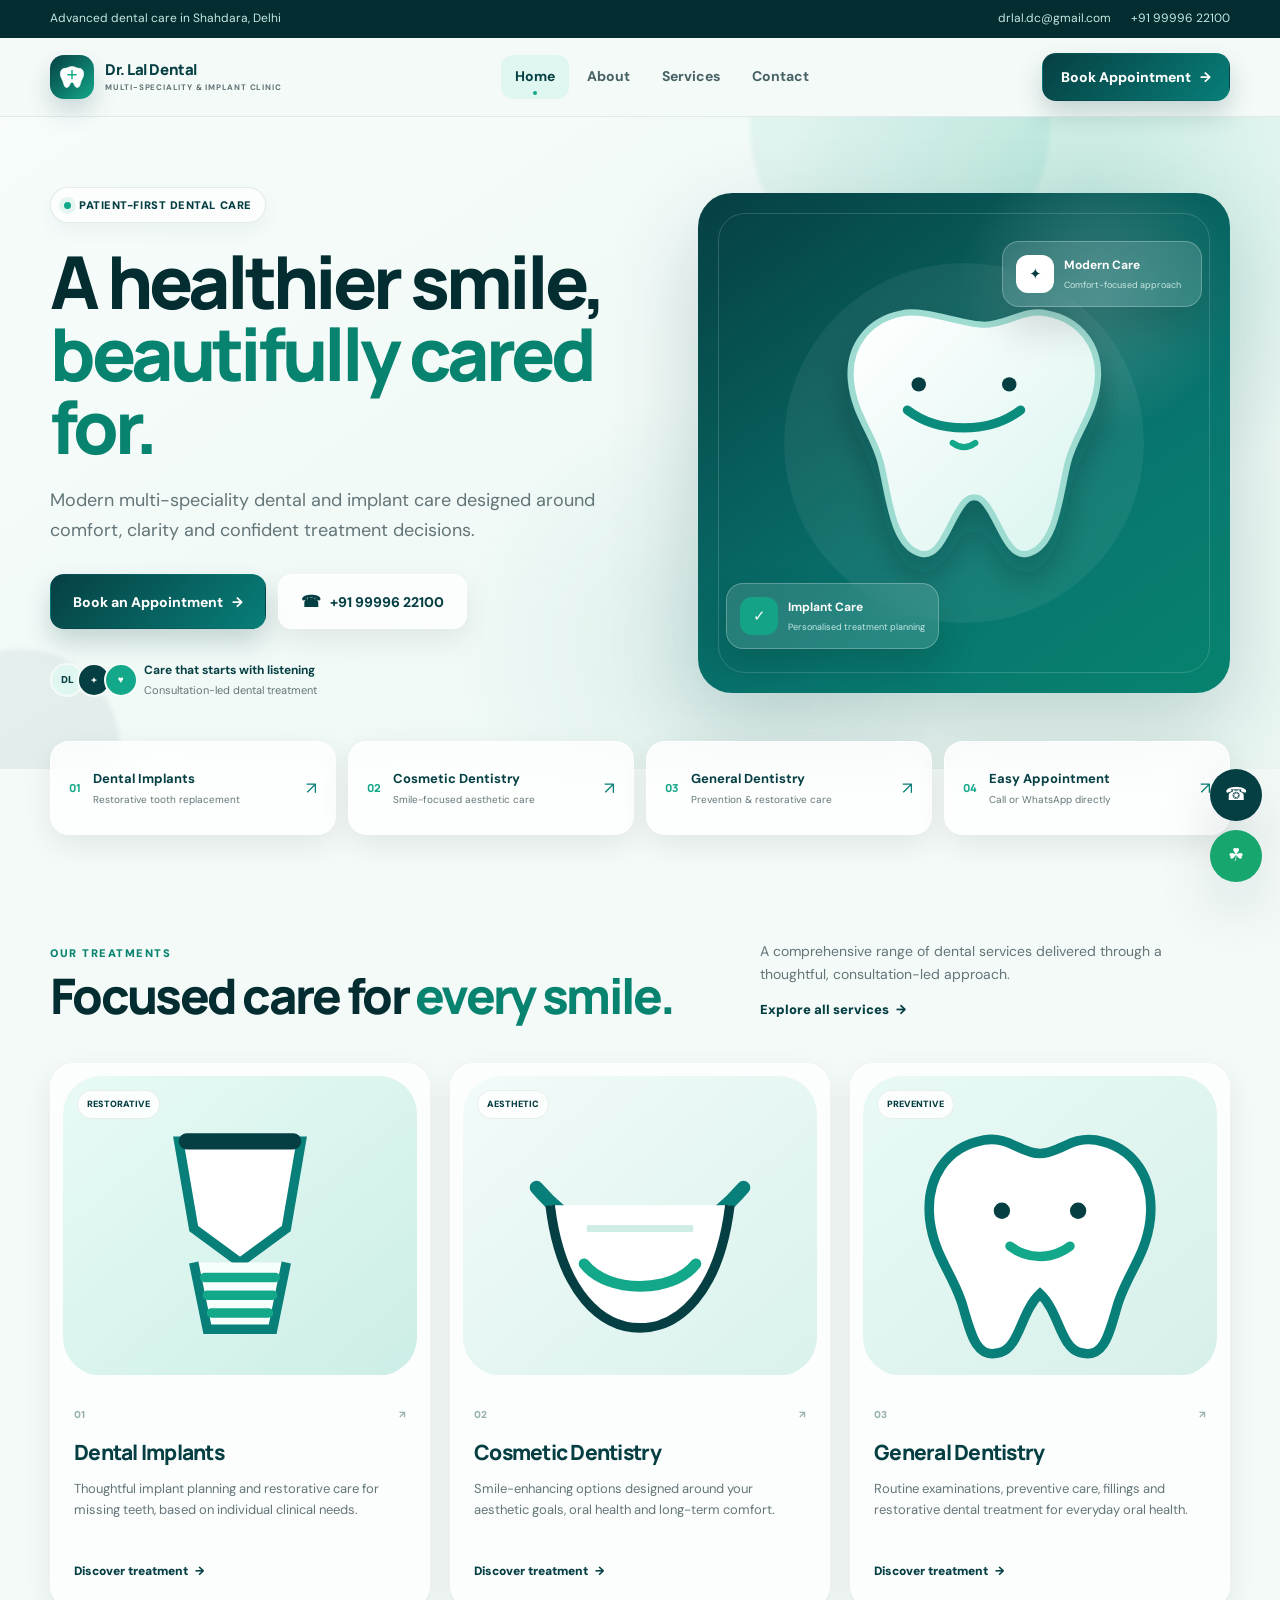
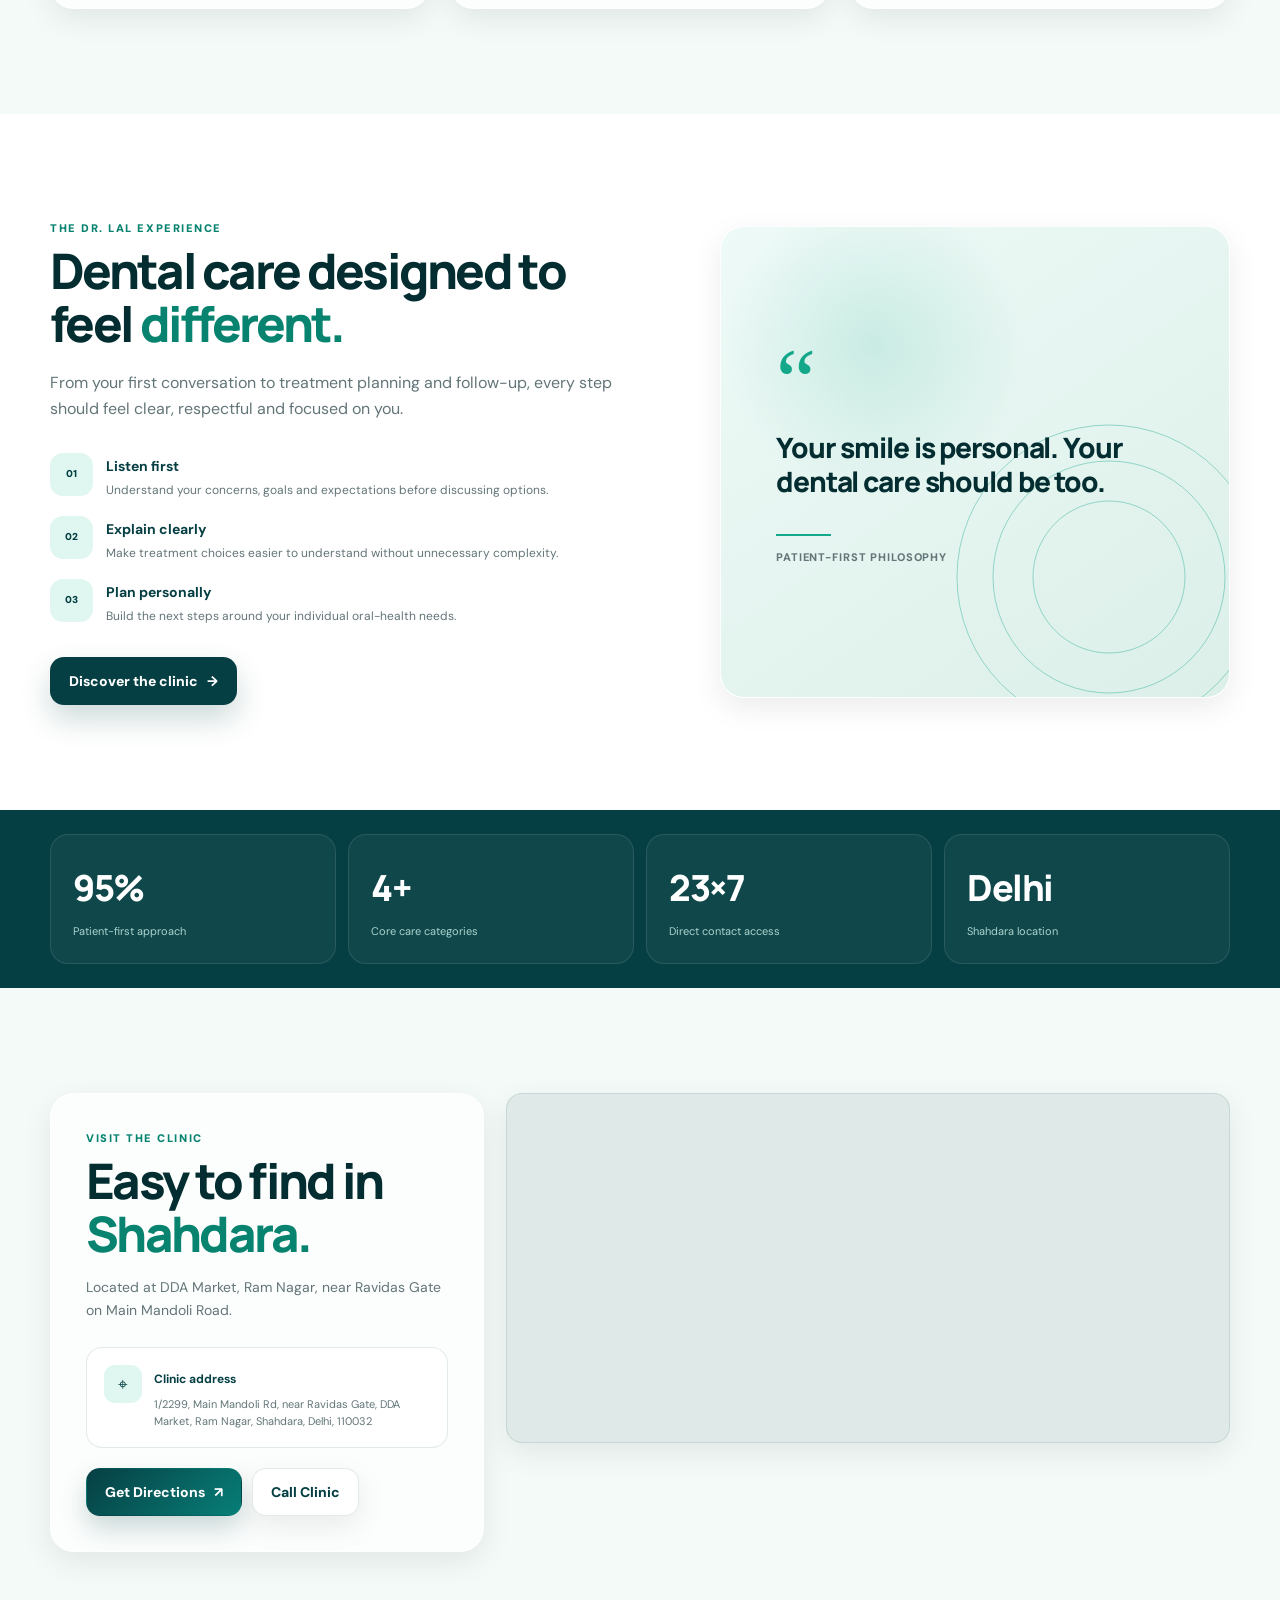
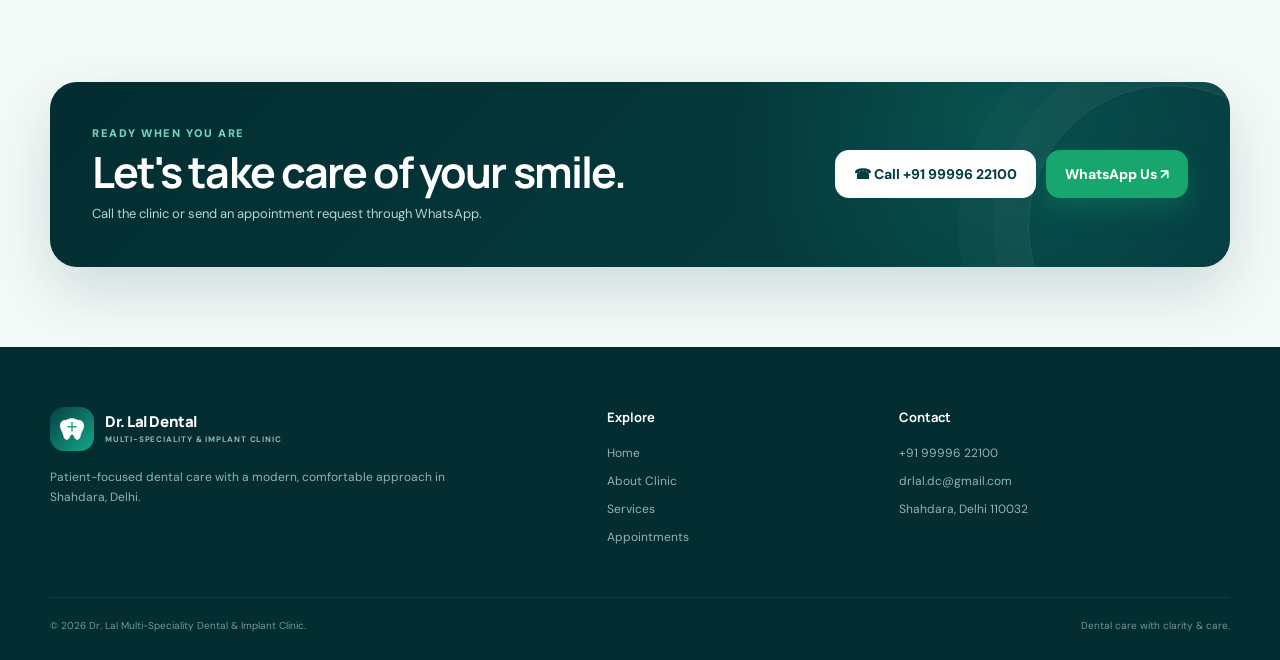
<file: index.html>
<!DOCTYPE html>
<html lang="en">
<head>
  <meta charset="UTF-8">
  <meta name="viewport" content="width=device-width, initial-scale=1.0">
  <meta name="description" content="Dr. Lal Multi-Speciality Dental & Implant Clinic in Shahdara, Delhi. Patient-focused dental, implant, cosmetic and restorative care.">
  <meta name="keywords" content="dentist Shahdara, dental clinic Shahdara, dental implants Delhi, cosmetic dentistry Delhi, Dr Lal Dental Clinic">
  <meta name="author" content="Dr. Lal Multi-Speciality Dental & Implant Clinic">
  <meta name="theme-color" content="#063f43">
  <title>Dr. Lal Multi-Speciality Dental & Implant Clinic | Shahdara Delhi</title>

  <link rel="preconnect" href="https://fonts.googleapis.com">
  <link rel="preconnect" href="https://fonts.gstatic.com" crossorigin>
  <link href="https://fonts.googleapis.com/css2?family=DM+Sans:wght@400;500;600;700&family=Manrope:wght@500;600;700;800&display=swap" rel="stylesheet">
  <link rel="stylesheet" href="css/main.css">
</head>

<body>
  <div class="topbar">
    <div class="container topbar-inner">
      <span>Advanced dental care in Shahdara, Delhi</span>
      <div class="topbar-right">
        <a href="mailto:drlal.dc@gmail.com">drlal.dc@gmail.com</a>
        <a href="tel:+919999622100">+91 99996 22100</a>
      </div>
    </div>
  </div>

  <header class="site-header">
    <nav class="navbar container" aria-label="Main navigation">
      <a href="index.html" class="brand" aria-label="Dr. Lal Dental Clinic home">
        <span class="brand-icon">
          <svg viewBox="0 0 48 48" aria-hidden="true">
            <path d="M24 6c-5.2 0-8.3 3.2-12.2 3.2C7.4 9.2 4 13 4 18.3c0 6.8 4.3 10.2 5.4 16.2C10.7 41 14 44 18 40.6c2.8-2.4 2.4-7.8 6-7.8s3.2 5.4 6 7.8c4 3.4 7.3.4 8.6-6.1C39.7 28.5 44 25.1 44 18.3 44 13 40.6 9.2 36.2 9.2 32.3 9.2 29.2 6 24 6Z"/>
            <path d="M24 13v14M17 20h14"/>
          </svg>
        </span>
        <span class="brand-copy">
          <strong>Dr. Lal Dental</strong>
          <small>Multi-Speciality & Implant Clinic</small>
        </span>
      </a>

      <button class="menu-toggle" type="button" aria-label="Open navigation" aria-expanded="false">
        <span></span>
        <span></span>
        <span></span>
      </button>

      <div class="nav-menu">
        <a href="index.html" class="nav-link active">Home</a>
        <a href="about.html" class="nav-link">About</a>
        <a href="services.html" class="nav-link">Services</a>
        <a href="contact.html" class="nav-link">Contact</a>
      </div>

      <a href="contact.html" class="button button-primary nav-appointment">
        Book Appointment
        <span>→</span>
      </a>
    </nav>
  </header>

  <main>
    <section class="hero-section">
      <div class="hero-glow hero-glow-one"></div>
      <div class="hero-glow hero-glow-two"></div>

      <div class="container hero-grid">
        <div class="hero-content reveal">
          <span class="eyebrow">
            <span class="eyebrow-dot"></span>
            Patient-first dental care
          </span>

          <h1>
            A healthier smile,
            <span>beautifully cared for.</span>
          </h1>

          <p class="hero-description">
            Modern multi-speciality dental and implant care designed around comfort,
            clarity and confident treatment decisions.
          </p>

          <div class="hero-actions">
            <a href="contact.html" class="button button-primary button-large">
              Book an Appointment
              <span>→</span>
            </a>

            <a href="tel:+919999622100" class="button button-glass button-large">
              <span class="button-icon">☎</span>
              +91 99996 22100
            </a>
          </div>

          <div class="hero-trust">
            <div class="trust-avatars">
              <span>DL</span>
              <span>+</span>
              <span>♥</span>
            </div>
            <div>
              <strong>Care that starts with listening</strong>
              <span>Consultation-led dental treatment</span>
            </div>
          </div>
        </div>

        <div class="hero-visual reveal">
          <div class="hero-visual-main">
            <div class="hero-visual-orb"></div>

            <svg class="hero-tooth" viewBox="0 0 300 340" xmlns="http://www.w3.org/2000/svg" aria-label="Dental care illustration">
              <defs>
                <linearGradient id="toothGradient" x1="0" y1="0" x2="1" y2="1">
                  <stop offset="0%" stop-color="#ffffff"/>
                  <stop offset="100%" stop-color="#d9f4ef"/>
                </linearGradient>
                <filter id="toothShadow" x="-30%" y="-30%" width="160%" height="160%">
                  <feDropShadow dx="0" dy="20" stdDeviation="15" flood-color="#001f22" flood-opacity=".25"/>
                </filter>
              </defs>
              <path
                d="M89 44C58 50 37 75 40 109c3 34 22 52 29 80 8 32 11 79 37 88 22 8 29-32 44-49 6-7 14-7 20 0 15 17 22 57 44 49 26-9 29-56 37-88 7-28 26-46 29-80 3-34-18-59-49-65-23-5-39 11-61 11S112 39 89 44Z"
                fill="url(#toothGradient)"
                stroke="#9edbd1"
                stroke-width="6"
                filter="url(#toothShadow)"
              />
              <path d="M95 138c30 23 80 23 110 0" fill="none" stroke="#0a8c7d" stroke-width="9" stroke-linecap="round"/>
              <circle cx="106" cy="113" r="7" fill="#063f43"/>
              <circle cx="194" cy="113" r="7" fill="#063f43"/>
              <path d="M139 170c7 5 15 5 22 0" fill="none" stroke="#13a889" stroke-width="6" stroke-linecap="round"/>
            </svg>

            <div class="floating-card floating-card-top">
              <span class="floating-icon">✦</span>
              <div>
                <strong>Modern Care</strong>
                <small>Comfort-focused approach</small>
              </div>
            </div>

            <div class="floating-card floating-card-bottom">
              <span class="floating-icon floating-icon-light">✓</span>
              <div>
                <strong>Implant Care</strong>
                <small>Personalised treatment planning</small>
              </div>
            </div>
          </div>
        </div>
      </div>
    </section>

    <section class="quick-panels">
      <div class="container quick-panel-grid">
        <a href="services.html#implants" class="quick-panel reveal">
          <span class="quick-panel-number">01</span>
          <div>
            <strong>Dental Implants</strong>
            <span>Restorative tooth replacement</span>
          </div>
          <span class="panel-arrow">↗</span>
        </a>

        <a href="services.html#cosmetic" class="quick-panel reveal">
          <span class="quick-panel-number">02</span>
          <div>
            <strong>Cosmetic Dentistry</strong>
            <span>Smile-focused aesthetic care</span>
          </div>
          <span class="panel-arrow">↗</span>
        </a>

        <a href="services.html#general" class="quick-panel reveal">
          <span class="quick-panel-number">03</span>
          <div>
            <strong>General Dentistry</strong>
            <span>Prevention & restorative care</span>
          </div>
          <span class="panel-arrow">↗</span>
        </a>

        <a href="contact.html" class="quick-panel reveal">
          <span class="quick-panel-number">04</span>
          <div>
            <strong>Easy Appointment</strong>
            <span>Call or WhatsApp directly</span>
          </div>
          <span class="panel-arrow">↗</span>
        </a>
      </div>
    </section>

    <section class="section treatments-section">
      <div class="container">
        <div class="section-heading reveal">
          <div>
            <span class="section-kicker">Our treatments</span>
            <h2>Focused care for <span>every smile.</span></h2>
          </div>
          <div class="heading-side">
            <p>
              A comprehensive range of dental services delivered through a
              thoughtful, consultation-led approach.
            </p>
            <a href="services.html" class="text-link">Explore all services <span>→</span></a>
          </div>
        </div>

        <div class="treatment-grid">
          <article class="treatment-card glass-card reveal">
            <div class="treatment-image">
              <svg viewBox="0 0 260 220" xmlns="http://www.w3.org/2000/svg" aria-label="Dental implant illustration">
                <defs>
                  <linearGradient id="implantBg" x1="0" y1="0" x2="1" y2="1">
                    <stop offset="0%" stop-color="#e8faf5"/>
                    <stop offset="100%" stop-color="#cceee7"/>
                  </linearGradient>
                </defs>
                <rect width="260" height="220" rx="28" fill="url(#implantBg)"/>
                <path d="M85 48h90l-11 64-34 25-34-25z" fill="#fff" stroke="#087f78" stroke-width="7"/>
                <path d="M96 137l10 49h48l10-49" fill="#f7fffd" stroke="#087f78" stroke-width="7"/>
                <path d="M104 148h52M106 161h48M109 174h42" stroke="#13a889" stroke-width="7" stroke-linecap="round"/>
                <path d="M91 48h78" stroke="#063f43" stroke-width="12" stroke-linecap="round"/>
              </svg>
              <span class="treatment-tag">Restorative</span>
            </div>

            <div class="treatment-content">
              <div class="card-topline">
                <span>01</span>
                <span>↗</span>
              </div>
              <h3>Dental Implants</h3>
              <p>
                Thoughtful implant planning and restorative care for missing
                teeth, based on individual clinical needs.
              </p>
              <a href="services.html#implants" class="card-link">Discover treatment <span>→</span></a>
            </div>
          </article>

          <article class="treatment-card glass-card reveal">
            <div class="treatment-image">
              <svg viewBox="0 0 260 220" xmlns="http://www.w3.org/2000/svg" aria-label="Cosmetic dentistry illustration">
                <defs>
                  <linearGradient id="cosmeticBg" x1="0" y1="0" x2="1" y2="1">
                    <stop offset="0%" stop-color="#f2fbfa"/>
                    <stop offset="100%" stop-color="#d9f1ec"/>
                  </linearGradient>
                </defs>
                <rect width="260" height="220" rx="28" fill="url(#cosmeticBg)"/>
                <path d="M54 82c25 29 54 42 76 42s51-13 76-42" fill="none" stroke="#087f78" stroke-width="10" stroke-linecap="round"/>
                <path d="M64 95c8 66 39 90 66 90s58-24 66-90" fill="#fff" stroke="#063f43" stroke-width="7"/>
                <path d="M89 138c17 22 65 22 82 0" fill="none" stroke="#13a889" stroke-width="8" stroke-linecap="round"/>
                <path d="M91 112h78" stroke="#d0ece7" stroke-width="5"/>
              </svg>
              <span class="treatment-tag">Aesthetic</span>
            </div>

            <div class="treatment-content">
              <div class="card-topline">
                <span>02</span>
                <span>↗</span>
              </div>
              <h3>Cosmetic Dentistry</h3>
              <p>
                Smile-enhancing options designed around your aesthetic goals,
                oral health and long-term comfort.
              </p>
              <a href="services.html#cosmetic" class="card-link">Discover treatment <span>→</span></a>
            </div>
          </article>

          <article class="treatment-card glass-card reveal">
            <div class="treatment-image">
              <svg viewBox="0 0 260 220" xmlns="http://www.w3.org/2000/svg" aria-label="General dentistry illustration">
                <defs>
                  <linearGradient id="generalBg" x1="0" y1="0" x2="1" y2="1">
                    <stop offset="0%" stop-color="#e9faf6"/>
                    <stop offset="100%" stop-color="#d7efea"/>
                  </linearGradient>
                </defs>
                <rect width="260" height="220" rx="28" fill="url(#generalBg)"/>
                <path d="M89 47C61 52 46 75 49 105c3 27 17 40 24 63 7 25 11 40 28 35 14-4 15-30 29-43 14 13 15 39 29 43 17 5 21-10 28-35 7-23 21-36 24-63 3-30-12-53-40-58-18-3-27 10-41 10S107 44 89 47Z" fill="#fff" stroke="#087f78" stroke-width="7"/>
                <circle cx="102" cy="99" r="6" fill="#063f43"/>
                <circle cx="158" cy="99" r="6" fill="#063f43"/>
                <path d="M108 125c13 10 31 10 44 0" fill="none" stroke="#13a889" stroke-width="7" stroke-linecap="round"/>
              </svg>
              <span class="treatment-tag">Preventive</span>
            </div>

            <div class="treatment-content">
              <div class="card-topline">
                <span>03</span>
                <span>↗</span>
              </div>
              <h3>General Dentistry</h3>
              <p>
                Routine examinations, preventive care, fillings and restorative
                dental treatment for everyday oral health.
              </p>
              <a href="services.html#general" class="card-link">Discover treatment <span>→</span></a>
            </div>
          </article>
        </div>
      </div>
    </section>

    <section class="experience-section section">
      <div class="container experience-grid">
        <div class="experience-copy reveal">
          <span class="section-kicker">The Dr. Lal experience</span>
          <h2>Dental care designed to feel <span>different.</span></h2>
          <p>
            From your first conversation to treatment planning and follow-up,
            every step should feel clear, respectful and focused on you.
          </p>

          <div class="feature-list">
            <div class="feature-item">
              <span class="feature-icon">01</span>
              <div>
                <strong>Listen first</strong>
                <p>Understand your concerns, goals and expectations before discussing options.</p>
              </div>
            </div>

            <div class="feature-item">
              <span class="feature-icon">02</span>
              <div>
                <strong>Explain clearly</strong>
                <p>Make treatment choices easier to understand without unnecessary complexity.</p>
              </div>
            </div>

            <div class="feature-item">
              <span class="feature-icon">03</span>
              <div>
                <strong>Plan personally</strong>
                <p>Build the next steps around your individual oral-health needs.</p>
              </div>
            </div>
          </div>

          <a href="about.html" class="button button-dark">Discover the clinic <span>→</span></a>
        </div>

        <div class="experience-card glass-card reveal">
          <div class="experience-card-inner">
            <span class="quote-mark">“</span>
            <p>
              Your smile is personal. Your dental care should be too.
            </p>
            <div class="experience-line"></div>
            <span class="experience-label">Patient-first philosophy</span>
          </div>

          <svg class="experience-pattern" viewBox="0 0 500 500" aria-hidden="true">
            <circle cx="250" cy="250" r="190" fill="none" stroke="#13a889" stroke-width="1"/>
            <circle cx="250" cy="250" r="145" fill="none" stroke="#13a889" stroke-width="1"/>
            <circle cx="250" cy="250" r="95" fill="none" stroke="#13a889" stroke-width="1"/>
          </svg>
        </div>
      </div>
    </section>

    <section class="stats-section">
      <div class="container stats-grid">
        <div class="stat-card reveal">
          <strong data-counter="100" data-suffix="%">0%</strong>
          <span>Patient-first approach</span>
        </div>
        <div class="stat-card reveal">
          <strong data-counter="4" data-suffix="+">0+</strong>
          <span>Core care categories</span>
        </div>
        <div class="stat-card reveal">
          <strong data-counter="24" data-suffix="×7">0×7</strong>
          <span>Direct contact access</span>
        </div>
        <div class="stat-card reveal">
          <strong>Delhi</strong>
          <span>Shahdara location</span>
        </div>
      </div>
    </section>

    <section class="location-section section">
      <div class="container location-grid">
        <div class="location-copy glass-card reveal">
          <span class="section-kicker">Visit the clinic</span>
          <h2>Easy to find in <span>Shahdara.</span></h2>
          <p>
            Located at DDA Market, Ram Nagar, near Ravidas Gate on Main Mandoli Road.
          </p>

          <div class="address-box">
            <span class="address-icon">⌖</span>
            <div>
              <strong>Clinic address</strong>
              <p>
                1/2299, Main Mandoli Rd, near Ravidas Gate,
                DDA Market, Ram Nagar, Shahdara, Delhi, 110032
              </p>
            </div>
          </div>

          <div class="location-actions">
            <a
              href="https://www.google.com/maps/search/?api=1&query=Dr+Lal+Multi+Speciality+Dental+Implant+Clinic+Shahdara+Delhi"
              target="_blank"
              rel="noopener noreferrer"
              class="button button-primary"
            >
              Get Directions <span>↗</span>
            </a>
            <a href="tel:+919999622100" class="button button-light">Call Clinic</a>
          </div>
        </div>

        <div class="map-container reveal">
          <iframe
            title="Dr. Lal Multi-Speciality Dental & Implant Clinic location"
            src="https://www.google.com/maps?q=1%2F2299%20Main%20Mandoli%20Rd%2C%20near%20Ravidas%20Gate%2C%20DDA%20Market%2C%20Ram%20Nagar%2C%20Shahdara%2C%20Delhi%20110032&output=embed"
            loading="lazy"
            referrerpolicy="no-referrer-when-downgrade"
            allowfullscreen>
          </iframe>
        </div>
      </div>
    </section>

    <section class="cta-section">
      <div class="container cta-box reveal">
        <div>
          <span class="section-kicker">Ready when you are</span>
          <h2>Let's take care of your smile.</h2>
          <p>Call the clinic or send an appointment request through WhatsApp.</p>
        </div>

        <div class="cta-actions">
          <a href="tel:+919999622100" class="button button-white">☎ Call +91 99996 22100</a>
          <a href="https://wa.me/919999622100" target="_blank" rel="noopener noreferrer" class="button button-whatsapp">WhatsApp Us ↗</a>
        </div>
      </div>
    </section>
  </main>

  <div class="floating-actions" aria-label="Quick contact actions">
    <a href="tel:+919999622100" class="floating-phone" aria-label="Call clinic">☎</a>
    <a href="https://wa.me/919999622100" target="_blank" rel="noopener noreferrer" class="floating-whatsapp" aria-label="WhatsApp clinic">☘</a>
  </div>

  <footer class="site-footer">
    <div class="container footer-grid">
      <div class="footer-brand">
        <a href="index.html" class="brand footer-brand-link">
          <span class="brand-icon">
            <svg viewBox="0 0 48 48" aria-hidden="true">
              <path d="M24 6c-5.2 0-8.3 3.2-12.2 3.2C7.4 9.2 4 13 4 18.3c0 6.8 4.3 10.2 5.4 16.2C10.7 41 14 44 18 40.6c2.8-2.4 2.4-7.8 6-7.8s3.2 5.4 6 7.8c4 3.4 7.3.4 8.6-6.1C39.7 28.5 44 25.1 44 18.3 44 13 40.6 9.2 36.2 9.2 32.3 9.2 29.2 6 24 6Z"/>
              <path d="M24 13v14M17 20h14"/>
            </svg>
          </span>
          <span class="brand-copy">
            <strong>Dr. Lal Dental</strong>
            <small>Multi-Speciality & Implant Clinic</small>
          </span>
        </a>
        <p>
          Patient-focused dental care with a modern, comfortable approach in Shahdara, Delhi.
        </p>
      </div>

      <div class="footer-column">
        <h3>Explore</h3>
        <a href="index.html">Home</a>
        <a href="about.html">About Clinic</a>
        <a href="services.html">Services</a>
        <a href="contact.html">Appointments</a>
      </div>

      <div class="footer-column">
        <h3>Contact</h3>
        <a href="tel:+919999622100">+91 99996 22100</a>
        <a href="mailto:drlal.dc@gmail.com">drlal.dc@gmail.com</a>
        <span>Shahdara, Delhi 110032</span>
      </div>
    </div>

    <div class="container footer-bottom">
      <span>© <span id="currentYear">2026</span> Dr. Lal Multi-Speciality Dental & Implant Clinic.</span>
      <span>Dental care with clarity & care.</span>
    </div>
  </footer>

  <script src="js/app.js"></script>
</body>
</html>
</file>
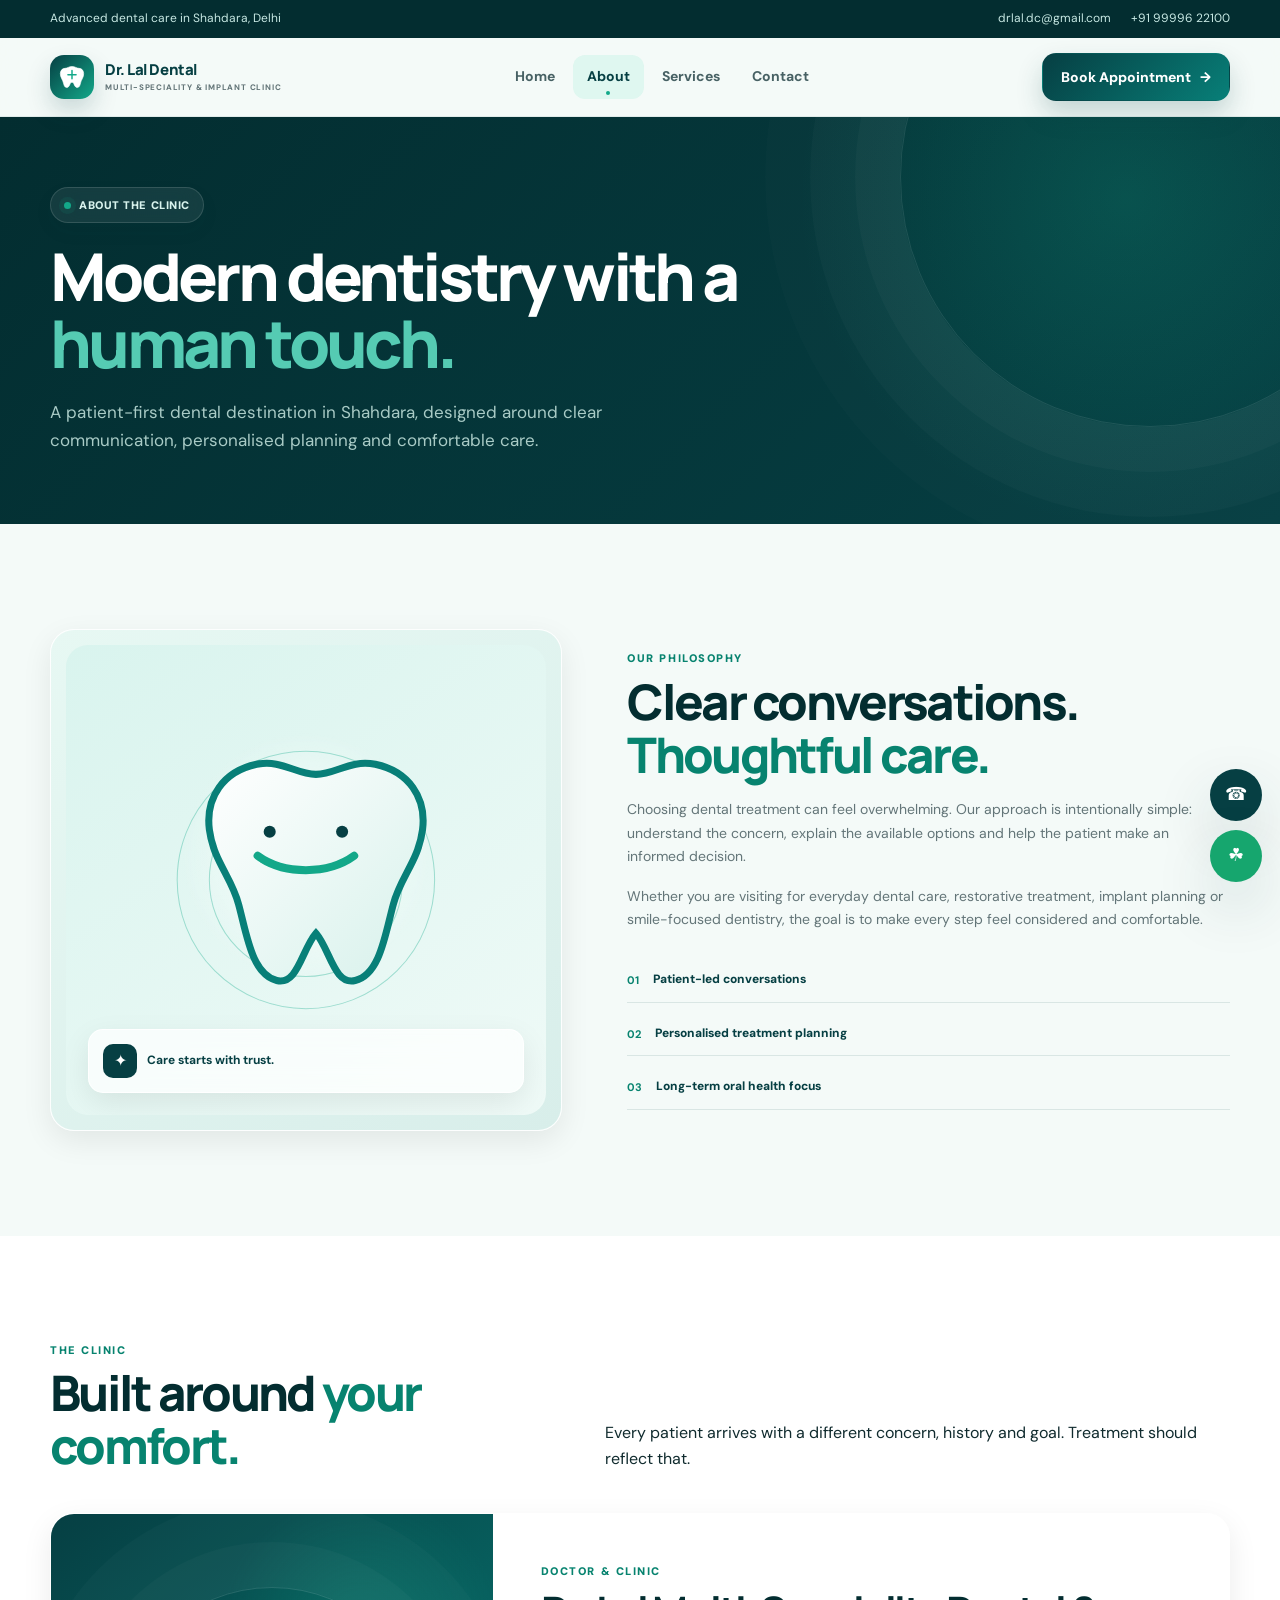
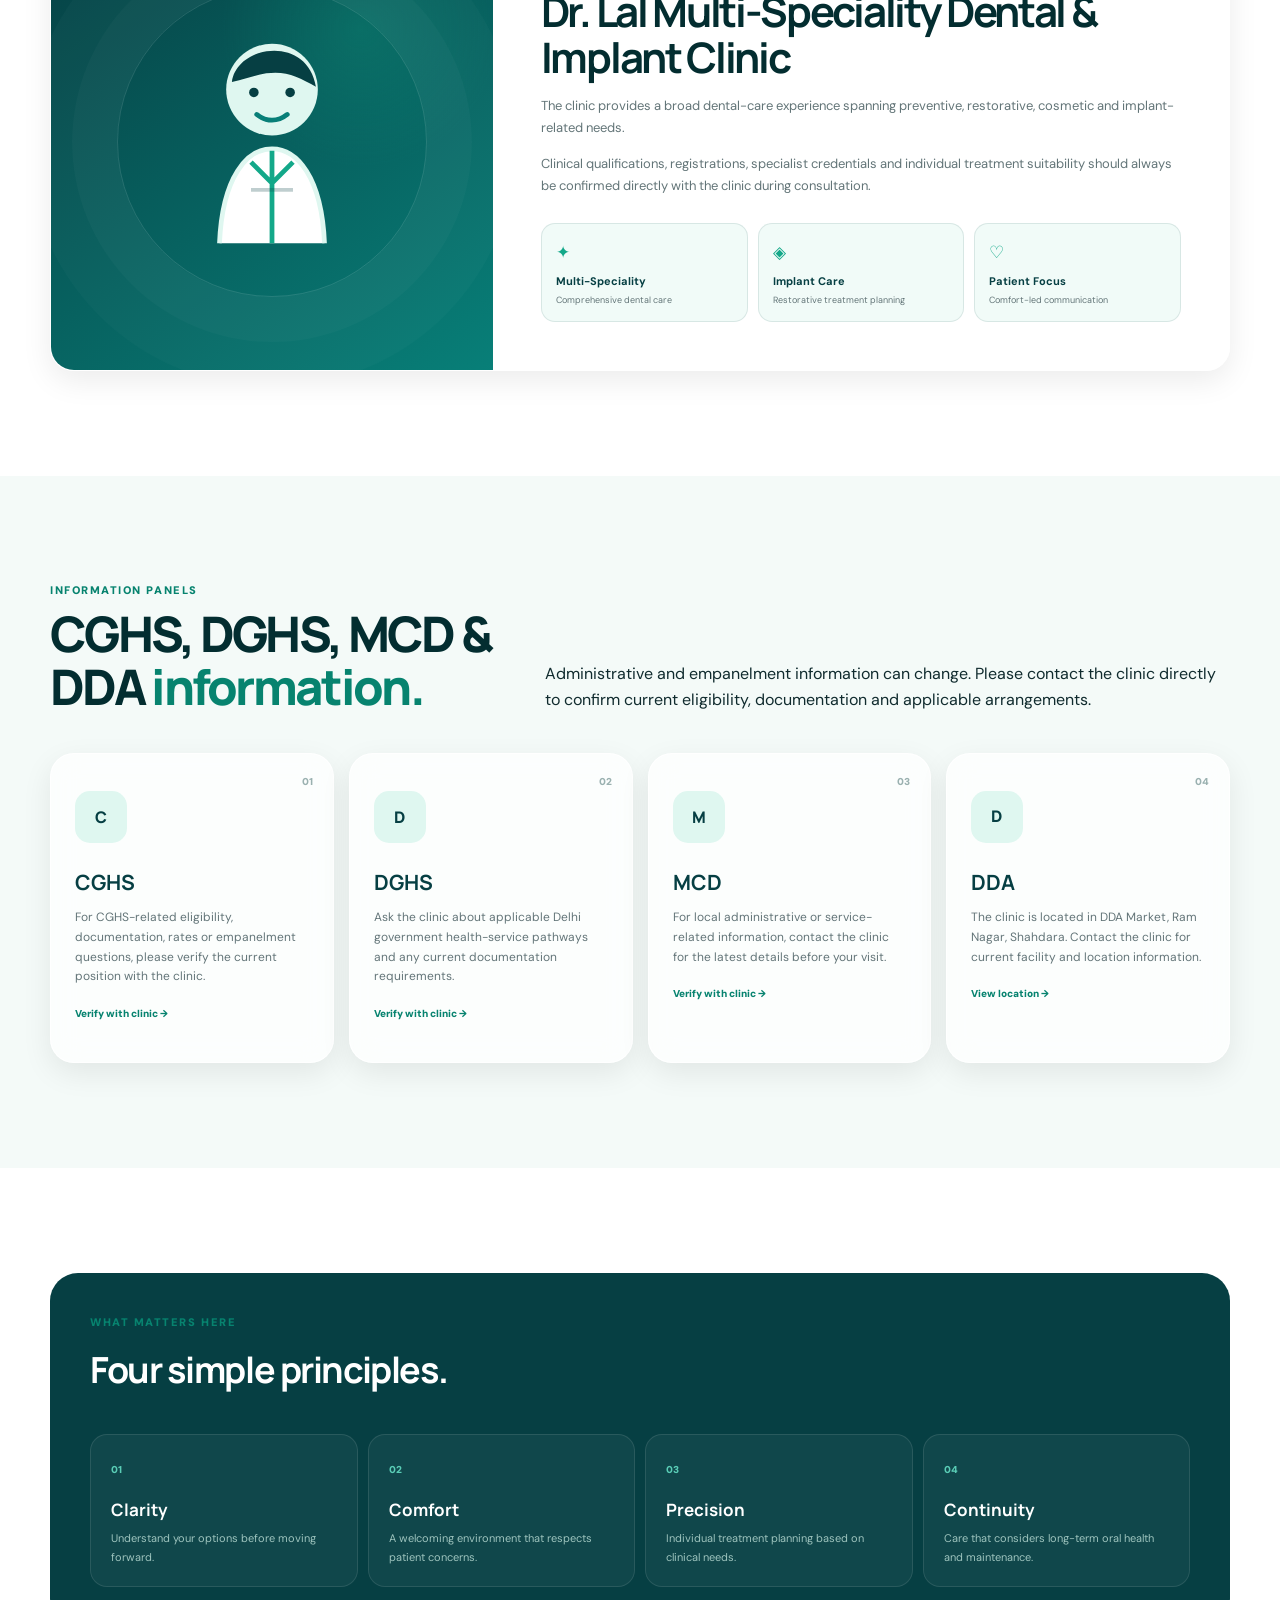
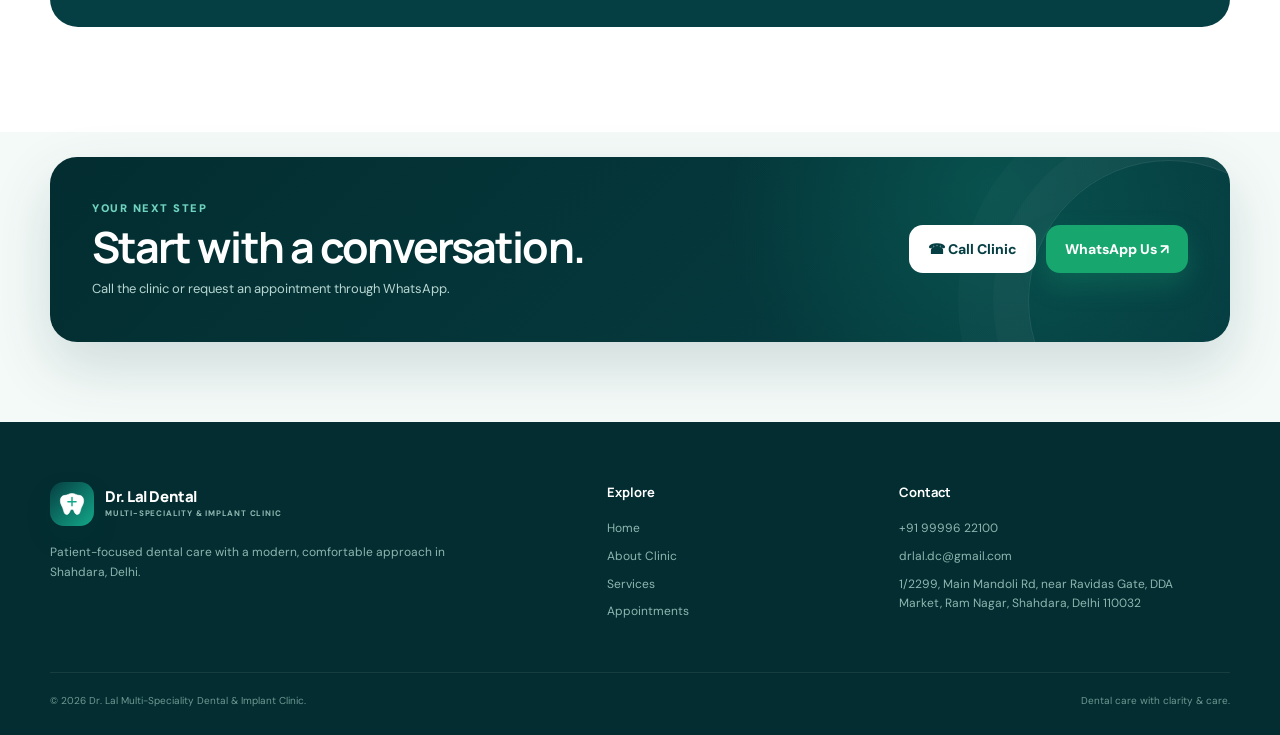
<file: about.html>
<!DOCTYPE html>
<html lang="en">
<head>
  <meta charset="UTF-8">
  <meta name="viewport" content="width=device-width, initial-scale=1.0">
  <meta name="description" content="Learn about Dr. Lal Multi-Speciality Dental & Implant Clinic in Shahdara, Delhi and its patient-focused approach to dental care.">
  <meta name="author" content="Dr. Lal Multi-Speciality Dental & Implant Clinic">
  <meta name="theme-color" content="#063f43">
  <title>About the Clinic | Dr. Lal Dental Clinic</title>

  <link rel="preconnect" href="https://fonts.googleapis.com">
  <link rel="preconnect" href="https://fonts.gstatic.com" crossorigin>
  <link href="https://fonts.googleapis.com/css2?family=DM+Sans:wght@400;500;600;700&family=Manrope:wght@500;600;700;800&display=swap" rel="stylesheet">
  <link rel="stylesheet" href="css/main.css">
</head>

<body>
  <div class="topbar">
    <div class="container topbar-inner">
      <span>Advanced dental care in Shahdara, Delhi</span>
      <div class="topbar-right">
        <a href="mailto:drlal.dc@gmail.com">drlal.dc@gmail.com</a>
        <a href="tel:+919999622100">+91 99996 22100</a>
      </div>
    </div>
  </div>

  <header class="site-header">
    <nav class="navbar container" aria-label="Main navigation">
      <a href="index.html" class="brand">
        <span class="brand-icon">
          <svg viewBox="0 0 48 48" aria-hidden="true">
            <path d="M24 6c-5.2 0-8.3 3.2-12.2 3.2C7.4 9.2 4 13 4 18.3c0 6.8 4.3 10.2 5.4 16.2C10.7 41 14 44 18 40.6c2.8-2.4 2.4-7.8 6-7.8s3.2 5.4 6 7.8c4 3.4 7.3.4 8.6-6.1C39.7 28.5 44 25.1 44 18.3 44 13 40.6 9.2 36.2 9.2 32.3 9.2 29.2 6 24 6Z"/>
            <path d="M24 13v14M17 20h14"/>
          </svg>
        </span>
        <span class="brand-copy">
          <strong>Dr. Lal Dental</strong>
          <small>Multi-Speciality & Implant Clinic</small>
        </span>
      </a>

      <button class="menu-toggle" type="button" aria-label="Open navigation" aria-expanded="false">
        <span></span><span></span><span></span>
      </button>

      <div class="nav-menu">
        <a href="index.html" class="nav-link">Home</a>
        <a href="about.html" class="nav-link active">About</a>
        <a href="services.html" class="nav-link">Services</a>
        <a href="contact.html" class="nav-link">Contact</a>
      </div>

      <a href="contact.html" class="button button-primary nav-appointment">
        Book Appointment <span>→</span>
      </a>
    </nav>
  </header>

  <main>
    <section class="page-hero">
      <div class="page-hero-pattern"></div>
      <div class="container page-hero-content reveal">
        <span class="eyebrow">
          <span class="eyebrow-dot"></span>
          About the clinic
        </span>
        <h1>Modern dentistry with a <span>human touch.</span></h1>
        <p>
          A patient-first dental destination in Shahdara, designed around clear
          communication, personalised planning and comfortable care.
        </p>
      </div>
    </section>

    <section class="section">
      <div class="container clinic-story-grid">
        <div class="story-visual glass-card reveal">
          <div class="story-visual-inner">
            <svg viewBox="0 0 320 340" xmlns="http://www.w3.org/2000/svg" aria-label="Dental clinic illustration">
              <defs>
                <linearGradient id="aboutTooth" x1="0" y1="0" x2="1" y2="1">
                  <stop offset="0%" stop-color="#ffffff"/>
                  <stop offset="100%" stop-color="#d7f1eb"/>
                </linearGradient>
              </defs>
              <circle cx="160" cy="170" r="128" fill="none" stroke="#13a889" stroke-width="1" opacity=".35"/>
              <circle cx="160" cy="170" r="96" fill="none" stroke="#13a889" stroke-width="1" opacity=".35"/>
              <path d="M111 55C78 62 60 88 64 120c4 31 22 47 29 74 8 29 13 70 38 76 21 5 25-31 39-47 14 16 18 52 39 47 25-6 30-47 38-76 7-27 25-43 29-74 4-32-14-58-47-65-25-5-39 10-59 10s-34-15-59-10Z" fill="url(#aboutTooth)" stroke="#087f78" stroke-width="7"/>
              <path d="M112 146c26 19 70 19 96 0" fill="none" stroke="#13a889" stroke-width="8" stroke-linecap="round"/>
              <circle cx="124" cy="122" r="6" fill="#063f43"/>
              <circle cx="196" cy="122" r="6" fill="#063f43"/>
            </svg>

            <div class="visual-label">
              <span>✦</span>
              <strong>Care starts with trust.</strong>
            </div>
          </div>
        </div>

        <div class="story-copy reveal">
          <span class="section-kicker">Our philosophy</span>
          <h2>Clear conversations. <span>Thoughtful care.</span></h2>
          <p>
            Choosing dental treatment can feel overwhelming. Our approach is
            intentionally simple: understand the concern, explain the available
            options and help the patient make an informed decision.
          </p>
          <p>
            Whether you are visiting for everyday dental care, restorative
            treatment, implant planning or smile-focused dentistry, the goal is
            to make every step feel considered and comfortable.
          </p>

          <div class="story-highlights">
            <div>
              <strong>01</strong>
              <span>Patient-led conversations</span>
            </div>
            <div>
              <strong>02</strong>
              <span>Personalised treatment planning</span>
            </div>
            <div>
              <strong>03</strong>
              <span>Long-term oral health focus</span>
            </div>
          </div>
        </div>
      </div>
    </section>

    <section class="section doctor-section">
      <div class="container">
        <div class="section-heading reveal">
          <div>
            <span class="section-kicker">The clinic</span>
            <h2>Built around <span>your comfort.</span></h2>
          </div>
          <p>
            Every patient arrives with a different concern, history and goal.
            Treatment should reflect that.
          </p>
        </div>

        <div class="doctor-profile glass-card reveal">
          <div class="doctor-art">
            <div class="doctor-art-ring"></div>
            <svg viewBox="0 0 220 260" xmlns="http://www.w3.org/2000/svg" aria-label="Dental professional illustration">
              <circle cx="110" cy="75" r="48" fill="#dff7f0"/>
              <path d="M68 67c5-39 79-50 88 5-18-10-31-17-52-14-13 2-24 7-36 9Z" fill="#063f43"/>
              <circle cx="91" cy="78" r="5" fill="#063f43"/>
              <circle cx="129" cy="78" r="5" fill="#063f43"/>
              <path d="M94 101c10 8 22 8 32 0" fill="none" stroke="#087f78" stroke-width="5" stroke-linecap="round"/>
              <path d="M55 236c3-70 29-99 55-99s52 29 55 99" fill="#ffffff" stroke="#dff7f0" stroke-width="5"/>
              <path d="M110 139v97M88 151l22 22 22-22" fill="none" stroke="#13a889" stroke-width="5"/>
              <path d="M88 180h44" stroke="#063f43" stroke-width="4" opacity=".25"/>
            </svg>
          </div>

          <div class="doctor-content">
            <span class="section-kicker">Doctor & clinic</span>
            <h2>Dr. Lal Multi-Speciality Dental & Implant Clinic</h2>
            <p>
              The clinic provides a broad dental-care experience spanning
              preventive, restorative, cosmetic and implant-related needs.
            </p>
            <p>
              Clinical qualifications, registrations, specialist credentials
              and individual treatment suitability should always be confirmed
              directly with the clinic during consultation.
            </p>

            <div class="credential-grid">
              <div class="credential">
                <span>✦</span>
                <strong>Multi-Speciality</strong>
                <small>Comprehensive dental care</small>
              </div>
              <div class="credential">
                <span>◈</span>
                <strong>Implant Care</strong>
                <small>Restorative treatment planning</small>
              </div>
              <div class="credential">
                <span>♡</span>
                <strong>Patient Focus</strong>
                <small>Comfort-led communication</small>
              </div>
            </div>
          </div>
        </div>
      </div>
    </section>

    <section class="section panels-section">
      <div class="container">
        <div class="section-heading reveal">
          <div>
            <span class="section-kicker">Information panels</span>
            <h2>CGHS, DGHS, MCD & DDA <span>information.</span></h2>
          </div>
          <p>
            Administrative and empanelment information can change. Please
            contact the clinic directly to confirm current eligibility,
            documentation and applicable arrangements.
          </p>
        </div>

        <div class="institution-grid">
          <article class="institution-card glass-card reveal">
            <span class="institution-number">01</span>
            <div class="institution-icon">C</div>
            <h3>CGHS</h3>
            <p>
              For CGHS-related eligibility, documentation, rates or empanelment
              questions, please verify the current position with the clinic.
            </p>
            <span class="institution-link">Verify with clinic →</span>
          </article>

          <article class="institution-card glass-card reveal">
            <span class="institution-number">02</span>
            <div class="institution-icon">D</div>
            <h3>DGHS</h3>
            <p>
              Ask the clinic about applicable Delhi government health-service
              pathways and any current documentation requirements.
            </p>
            <span class="institution-link">Verify with clinic →</span>
          </article>

          <article class="institution-card glass-card reveal">
            <span class="institution-number">03</span>
            <div class="institution-icon">M</div>
            <h3>MCD</h3>
            <p>
              For local administrative or service-related information, contact
              the clinic for the latest details before your visit.
            </p>
            <span class="institution-link">Verify with clinic →</span>
          </article>

          <article class="institution-card glass-card reveal">
            <span class="institution-number">04</span>
            <div class="institution-icon">D</div>
            <h3>DDA</h3>
            <p>
              The clinic is located in DDA Market, Ram Nagar, Shahdara. Contact
              the clinic for current facility and location information.
            </p>
            <span class="institution-link">View location →</span>
          </article>
        </div>
      </div>
    </section>

    <section class="values-section section">
      <div class="container">
        <div class="values-box">
          <div class="values-intro reveal">
            <span class="section-kicker">What matters here</span>
            <h2>Four simple principles.</h2>
          </div>

          <div class="values-grid">
            <div class="value-item reveal">
              <span>01</span>
              <h3>Clarity</h3>
              <p>Understand your options before moving forward.</p>
            </div>
            <div class="value-item reveal">
              <span>02</span>
              <h3>Comfort</h3>
              <p>A welcoming environment that respects patient concerns.</p>
            </div>
            <div class="value-item reveal">
              <span>03</span>
              <h3>Precision</h3>
              <p>Individual treatment planning based on clinical needs.</p>
            </div>
            <div class="value-item reveal">
              <span>04</span>
              <h3>Continuity</h3>
              <p>Care that considers long-term oral health and maintenance.</p>
            </div>
          </div>
        </div>
      </div>
    </section>

    <section class="cta-section">
      <div class="container cta-box reveal">
        <div>
          <span class="section-kicker">Your next step</span>
          <h2>Start with a conversation.</h2>
          <p>Call the clinic or request an appointment through WhatsApp.</p>
        </div>

        <div class="cta-actions">
          <a href="tel:+919999622100" class="button button-white">☎ Call Clinic</a>
          <a href="https://wa.me/919999622100" target="_blank" rel="noopener noreferrer" class="button button-whatsapp">WhatsApp Us ↗</a>
        </div>
      </div>
    </section>
  </main>

  <div class="floating-actions">
    <a href="tel:+919999622100" class="floating-phone" aria-label="Call clinic">☎</a>
    <a href="https://wa.me/919999622100" target="_blank" rel="noopener noreferrer" class="floating-whatsapp" aria-label="WhatsApp clinic">☘</a>
  </div>

  <footer class="site-footer">
    <div class="container footer-grid">
      <div class="footer-brand">
        <a href="index.html" class="brand footer-brand-link">
          <span class="brand-icon">
            <svg viewBox="0 0 48 48" aria-hidden="true">
              <path d="M24 6c-5.2 0-8.3 3.2-12.2 3.2C7.4 9.2 4 13 4 18.3c0 6.8 4.3 10.2 5.4 16.2C10.7 41 14 44 18 40.6c2.8-2.4 2.4-7.8 6-7.8s3.2 5.4 6 7.8c4 3.4 7.3.4 8.6-6.1C39.7 28.5 44 25.1 44 18.3 44 13 40.6 9.2 36.2 9.2 32.3 9.2 29.2 6 24 6Z"/>
              <path d="M24 13v14M17 20h14"/>
            </svg>
          </span>
          <span class="brand-copy">
            <strong>Dr. Lal Dental</strong>
            <small>Multi-Speciality & Implant Clinic</small>
          </span>
        </a>
        <p>Patient-focused dental care with a modern, comfortable approach in Shahdara, Delhi.</p>
      </div>

      <div class="footer-column">
        <h3>Explore</h3>
        <a href="index.html">Home</a>
        <a href="about.html">About Clinic</a>
        <a href="services.html">Services</a>
        <a href="contact.html">Appointments</a>
      </div>

      <div class="footer-column">
        <h3>Contact</h3>
        <a href="tel:+919999622100">+91 99996 22100</a>
        <a href="mailto:drlal.dc@gmail.com">drlal.dc@gmail.com</a>
        <span>1/2299, Main Mandoli Rd, near Ravidas Gate, DDA Market, Ram Nagar, Shahdara, Delhi 110032</span>
      </div>
    </div>

    <div class="container footer-bottom">
      <span>© <span id="currentYear">2026</span> Dr. Lal Multi-Speciality Dental & Implant Clinic.</span>
      <span>Dental care with clarity & care.</span>
    </div>
  </footer>

  <script src="js/app.js"></script>
</body>
</html>
</file>
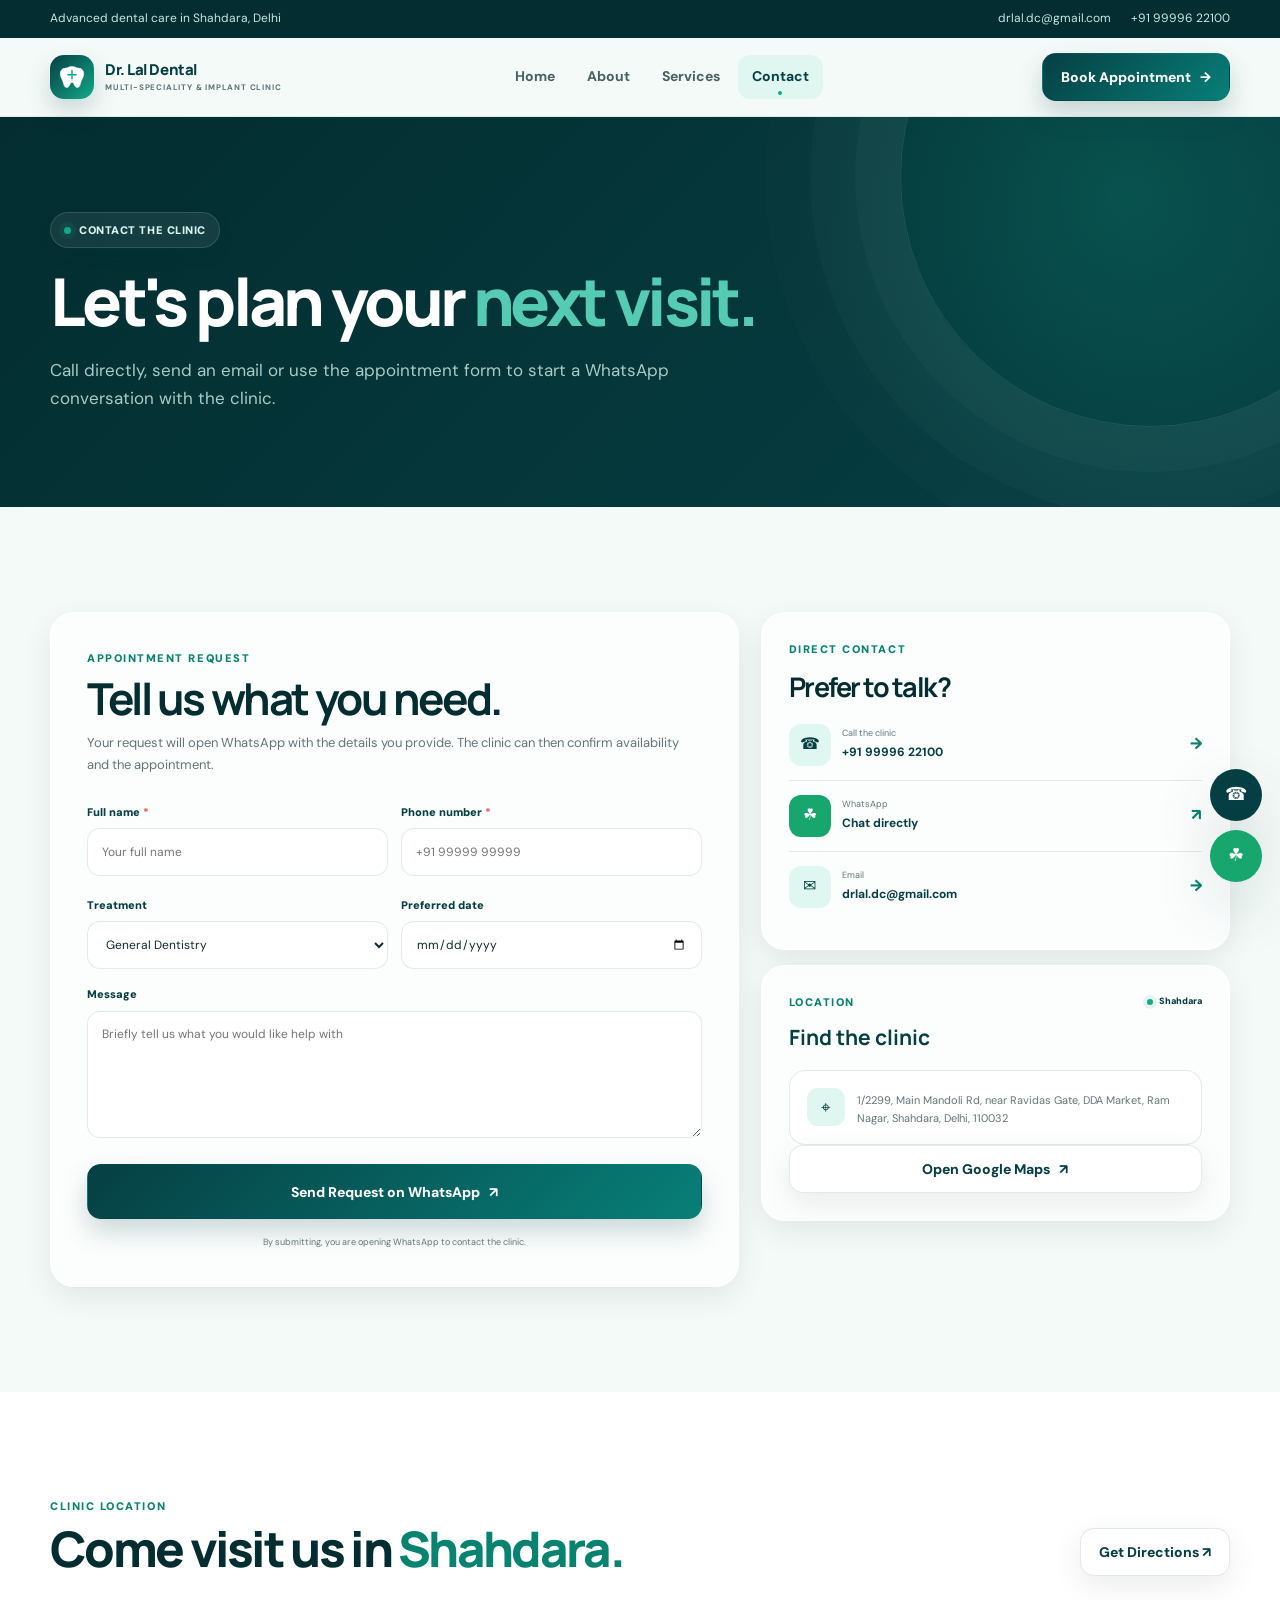
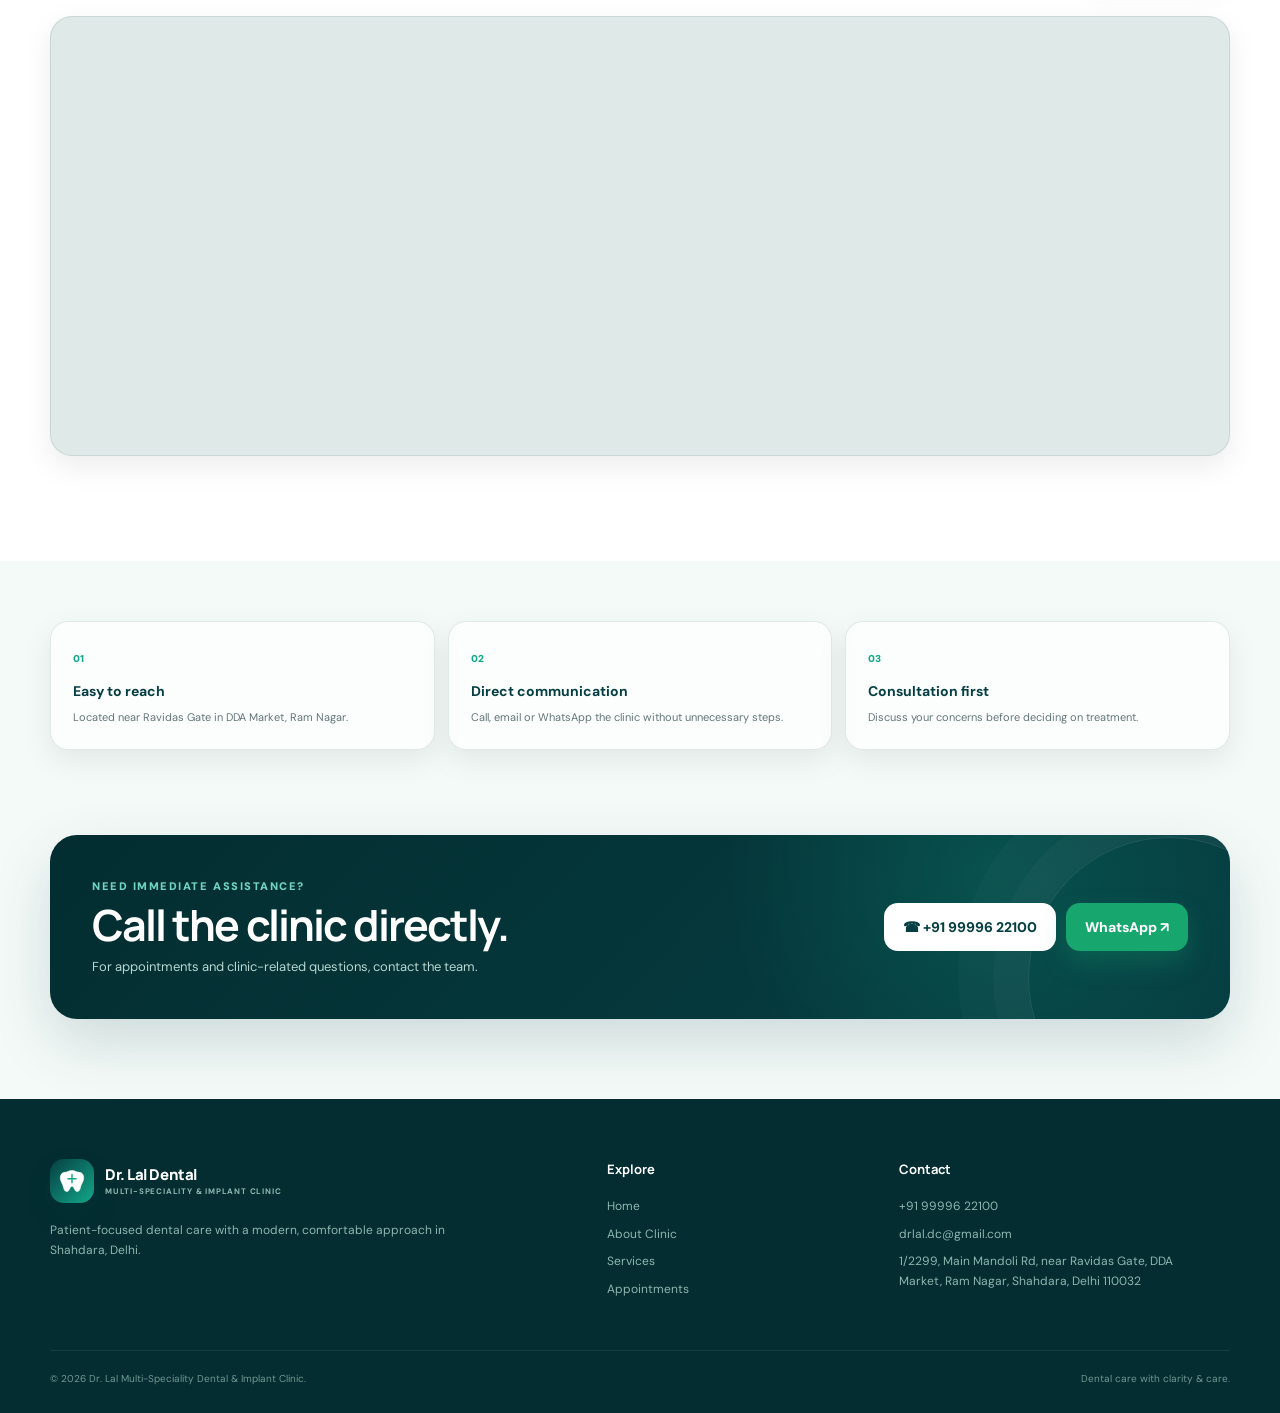
<file: contact.html>
<!DOCTYPE html>
<html lang="en">
<head>
  <meta charset="UTF-8">
  <meta name="viewport" content="width=device-width, initial-scale=1.0">
  <meta name="description" content="Contact Dr. Lal Multi-Speciality Dental & Implant Clinic in Shahdara, Delhi. Call, email or request a dental appointment through WhatsApp.">
  <meta name="author" content="Dr. Lal Multi-Speciality Dental & Implant Clinic">
  <meta name="theme-color" content="#063f43">
  <title>Contact & Appointments | Dr. Lal Dental Clinic</title>

  <link rel="preconnect" href="https://fonts.googleapis.com">
  <link rel="preconnect" href="https://fonts.gstatic.com" crossorigin>
  <link href="https://fonts.googleapis.com/css2?family=DM+Sans:wght@400;500;600;700&family=Manrope:wght@500;600;700;800&display=swap" rel="stylesheet">
  <link rel="stylesheet" href="css/main.css">
</head>

<body>
  <div class="topbar">
    <div class="container topbar-inner">
      <span>Advanced dental care in Shahdara, Delhi</span>
      <div class="topbar-right">
        <a href="mailto:drlal.dc@gmail.com">drlal.dc@gmail.com</a>
        <a href="tel:+919999622100">+91 99996 22100</a>
      </div>
    </div>
  </div>

  <header class="site-header">
    <nav class="navbar container" aria-label="Main navigation">
      <a href="index.html" class="brand">
        <span class="brand-icon">
          <svg viewBox="0 0 48 48" aria-hidden="true">
            <path d="M24 6c-5.2 0-8.3 3.2-12.2 3.2C7.4 9.2 4 13 4 18.3c0 6.8 4.3 10.2 5.4 16.2C10.7 41 14 44 18 40.6c2.8-2.4 2.4-7.8 6-7.8s3.2 5.4 6 7.8c4 3.4 7.3.4 8.6-6.1C39.7 28.5 44 25.1 44 18.3 44 13 40.6 9.2 36.2 9.2 32.3 9.2 29.2 6 24 6Z"/>
            <path d="M24 13v14M17 20h14"/>
          </svg>
        </span>
        <span class="brand-copy">
          <strong>Dr. Lal Dental</strong>
          <small>Multi-Speciality & Implant Clinic</small>
        </span>
      </a>

      <button class="menu-toggle" type="button" aria-label="Open navigation" aria-expanded="false">
        <span></span><span></span><span></span>
      </button>

      <div class="nav-menu">
        <a href="index.html" class="nav-link">Home</a>
        <a href="about.html" class="nav-link">About</a>
        <a href="services.html" class="nav-link">Services</a>
        <a href="contact.html" class="nav-link active">Contact</a>
      </div>

      <a href="#appointment" class="button button-primary nav-appointment">
        Book Appointment <span>→</span>
      </a>
    </nav>
  </header>

  <main>
    <section class="page-hero contact-hero">
      <div class="page-hero-pattern"></div>
      <div class="container page-hero-content reveal">
        <span class="eyebrow">
          <span class="eyebrow-dot"></span>
          Contact the clinic
        </span>
        <h1>Let's plan your <span>next visit.</span></h1>
        <p>
          Call directly, send an email or use the appointment form to start a
          WhatsApp conversation with the clinic.
        </p>
      </div>
    </section>

    <section id="appointment" class="section appointment-section">
      <div class="container appointment-grid">
        <div class="appointment-form-card glass-card reveal">
          <div class="form-heading">
            <span class="section-kicker">Appointment request</span>
            <h2>Tell us what you need.</h2>
            <p>
              Your request will open WhatsApp with the details you provide.
              The clinic can then confirm availability and the appointment.
            </p>
          </div>

          <form id="appointmentForm" class="appointment-form" novalidate>
            <div class="form-row">
              <div class="form-field">
                <label for="name">Full name <span>*</span></label>
                <input id="name" name="name" type="text" autocomplete="name" placeholder="Your full name" required>
                <small class="field-error"></small>
              </div>

              <div class="form-field">
                <label for="phone">Phone number <span>*</span></label>
                <input id="phone" name="phone" type="tel" autocomplete="tel" inputmode="tel" placeholder="+91 99999 99999" required>
                <small class="field-error"></small>
              </div>
            </div>

            <div class="form-row">
              <div class="form-field">
                <label for="service">Treatment</label>
                <select id="service" name="service">
                  <option value="General Dentistry">General Dentistry</option>
                  <option value="Dental Implants">Dental Implants</option>
                  <option value="Cosmetic Dentistry">Cosmetic Dentistry</option>
                  <option value="Preventive & Hygiene Care">Preventive & Hygiene Care</option>
                  <option value="Restorative Dentistry">Restorative Dentistry</option>
                  <option value="I am not sure">I am not sure</option>
                </select>
              </div>

              <div class="form-field">
                <label for="date">Preferred date</label>
                <input id="date" name="date" type="date">
              </div>
            </div>

            <div class="form-field">
              <label for="message">Message</label>
              <textarea id="message" name="message" rows="5" placeholder="Briefly tell us what you would like help with"></textarea>
            </div>

            <button class="button button-primary button-large form-submit" type="submit">
              Send Request on WhatsApp
              <span>↗</span>
            </button>

            <p class="form-note">
              By submitting, you are opening WhatsApp to contact the clinic.
            </p>

            <div id="formStatus" class="form-status" role="status" aria-live="polite"></div>
          </form>
        </div>

        <div class="contact-side">
          <div class="contact-info-card glass-card reveal">
            <span class="section-kicker">Direct contact</span>
            <h2>Prefer to talk?</h2>

            <a href="tel:+919999622100" class="contact-method">
              <span class="contact-method-icon">☎</span>
              <span>
                <small>Call the clinic</small>
                <strong>+91 99996 22100</strong>
              </span>
              <span class="contact-method-arrow">→</span>
            </a>

            <a href="https://wa.me/919999622100" target="_blank" rel="noopener noreferrer" class="contact-method">
              <span class="contact-method-icon whatsapp-icon">☘</span>
              <span>
                <small>WhatsApp</small>
                <strong>Chat directly</strong>
              </span>
              <span class="contact-method-arrow">↗</span>
            </a>

            <a href="mailto:drlal.dc@gmail.com" class="contact-method">
              <span class="contact-method-icon">✉</span>
              <span>
                <small>Email</small>
                <strong>drlal.dc@gmail.com</strong>
              </span>
              <span class="contact-method-arrow">→</span>
            </a>
          </div>

          <div class="hours-card glass-card reveal">
            <div class="hours-top">
              <span class="section-kicker">Location</span>
              <span class="location-status"><i></i> Shahdara</span>
            </div>

            <h3>Find the clinic</h3>

            <div class="address-box">
              <span class="address-icon">⌖</span>
              <p>
                1/2299, Main Mandoli Rd, near Ravidas Gate,
                DDA Market, Ram Nagar, Shahdara, Delhi, 110032
              </p>
            </div>

            <a
              href="https://www.google.com/maps/search/?api=1&query=Dr+Lal+Multi+Speciality+Dental+Implant+Clinic+Shahdara+Delhi"
              target="_blank"
              rel="noopener noreferrer"
              class="button button-light full-width"
            >
              Open Google Maps <span>↗</span>
            </a>
          </div>
        </div>
      </div>
    </section>

    <section class="section location-section contact-location">
      <div class="container">
        <div class="section-heading reveal">
          <div>
            <span class="section-kicker">Clinic location</span>
            <h2>Come visit us in <span>Shahdara.</span></h2>
          </div>
          <a
            href="https://www.google.com/maps/search/?api=1&query=Dr+Lal+Multi+Speciality+Dental+Implant+Clinic+Shahdara+Delhi"
            target="_blank"
            rel="noopener noreferrer"
            class="button button-light"
          >
            Get Directions ↗
          </a>
        </div>

        <div class="map-container map-large reveal">
          <iframe
            title="Dr. Lal Multi-Speciality Dental & Implant Clinic map"
            src="https://www.google.com/maps?q=1%2F2299%20Main%20Mandoli%20Rd%2C%20near%20Ravidas%20Gate%2C%20DDA%20Market%2C%20Ram%20Nagar%2C%20Shahdara%2C%20Delhi%20110032&output=embed"
            loading="lazy"
            referrerpolicy="no-referrer-when-downgrade"
            allowfullscreen>
          </iframe>
        </div>
      </div>
    </section>

    <section class="section-small reassurance-section">
      <div class="container reassurance-grid">
        <div class="reassurance-card reveal">
          <span>01</span>
          <strong>Easy to reach</strong>
          <p>Located near Ravidas Gate in DDA Market, Ram Nagar.</p>
        </div>
        <div class="reassurance-card reveal">
          <span>02</span>
          <strong>Direct communication</strong>
          <p>Call, email or WhatsApp the clinic without unnecessary steps.</p>
        </div>
        <div class="reassurance-card reveal">
          <span>03</span>
          <strong>Consultation first</strong>
          <p>Discuss your concerns before deciding on treatment.</p>
        </div>
      </div>
    </section>

    <section class="cta-section">
      <div class="container cta-box reveal">
        <div>
          <span class="section-kicker">Need immediate assistance?</span>
          <h2>Call the clinic directly.</h2>
          <p>For appointments and clinic-related questions, contact the team.</p>
        </div>

        <div class="cta-actions">
          <a href="tel:+919999622100" class="button button-white">☎ +91 99996 22100</a>
          <a href="https://wa.me/919999622100" target="_blank" rel="noopener noreferrer" class="button button-whatsapp">WhatsApp ↗</a>
        </div>
      </div>
    </section>
  </main>

  <div class="floating-actions">
    <a href="tel:+919999622100" class="floating-phone" aria-label="Call clinic">☎</a>
    <a href="https://wa.me/919999622100" target="_blank" rel="noopener noreferrer" class="floating-whatsapp" aria-label="WhatsApp clinic">☘</a>
  </div>

  <footer class="site-footer">
    <div class="container footer-grid">
      <div class="footer-brand">
        <a href="index.html" class="brand footer-brand-link">
          <span class="brand-icon">
            <svg viewBox="0 0 48 48" aria-hidden="true">
              <path d="M24 6c-5.2 0-8.3 3.2-12.2 3.2C7.4 9.2 4 13 4 18.3c0 6.8 4.3 10.2 5.4 16.2C10.7 41 14 44 18 40.6c2.8-2.4 2.4-7.8 6-7.8s3.2 5.4 6 7.8c4 3.4 7.3.4 8.6-6.1C39.7 28.5 44 25.1 44 18.3 44 13 40.6 9.2 36.2 9.2 32.3 9.2 29.2 6 24 6Z"/>
              <path d="M24 13v14M17 20h14"/>
            </svg>
          </span>
          <span class="brand-copy">
            <strong>Dr. Lal Dental</strong>
            <small>Multi-Speciality & Implant Clinic</small>
          </span>
        </a>
        <p>Patient-focused dental care with a modern, comfortable approach in Shahdara, Delhi.</p>
      </div>

      <div class="footer-column">
        <h3>Explore</h3>
        <a href="index.html">Home</a>
        <a href="about.html">About Clinic</a>
        <a href="services.html">Services</a>
        <a href="contact.html">Appointments</a>
      </div>

      <div class="footer-column">
        <h3>Contact</h3>
        <a href="tel:+919999622100">+91 99996 22100</a>
        <a href="mailto:drlal.dc@gmail.com">drlal.dc@gmail.com</a>
        <span>1/2299, Main Mandoli Rd, near Ravidas Gate, DDA Market, Ram Nagar, Shahdara, Delhi 110032</span>
      </div>
    </div>

    <div class="container footer-bottom">
      <span>© <span id="currentYear">2026</span> Dr. Lal Multi-Speciality Dental & Implant Clinic.</span>
      <span>Dental care with clarity & care.</span>
    </div>
  </footer>

  <script src="js/app.js"></script>
</body>
</html>
</file>
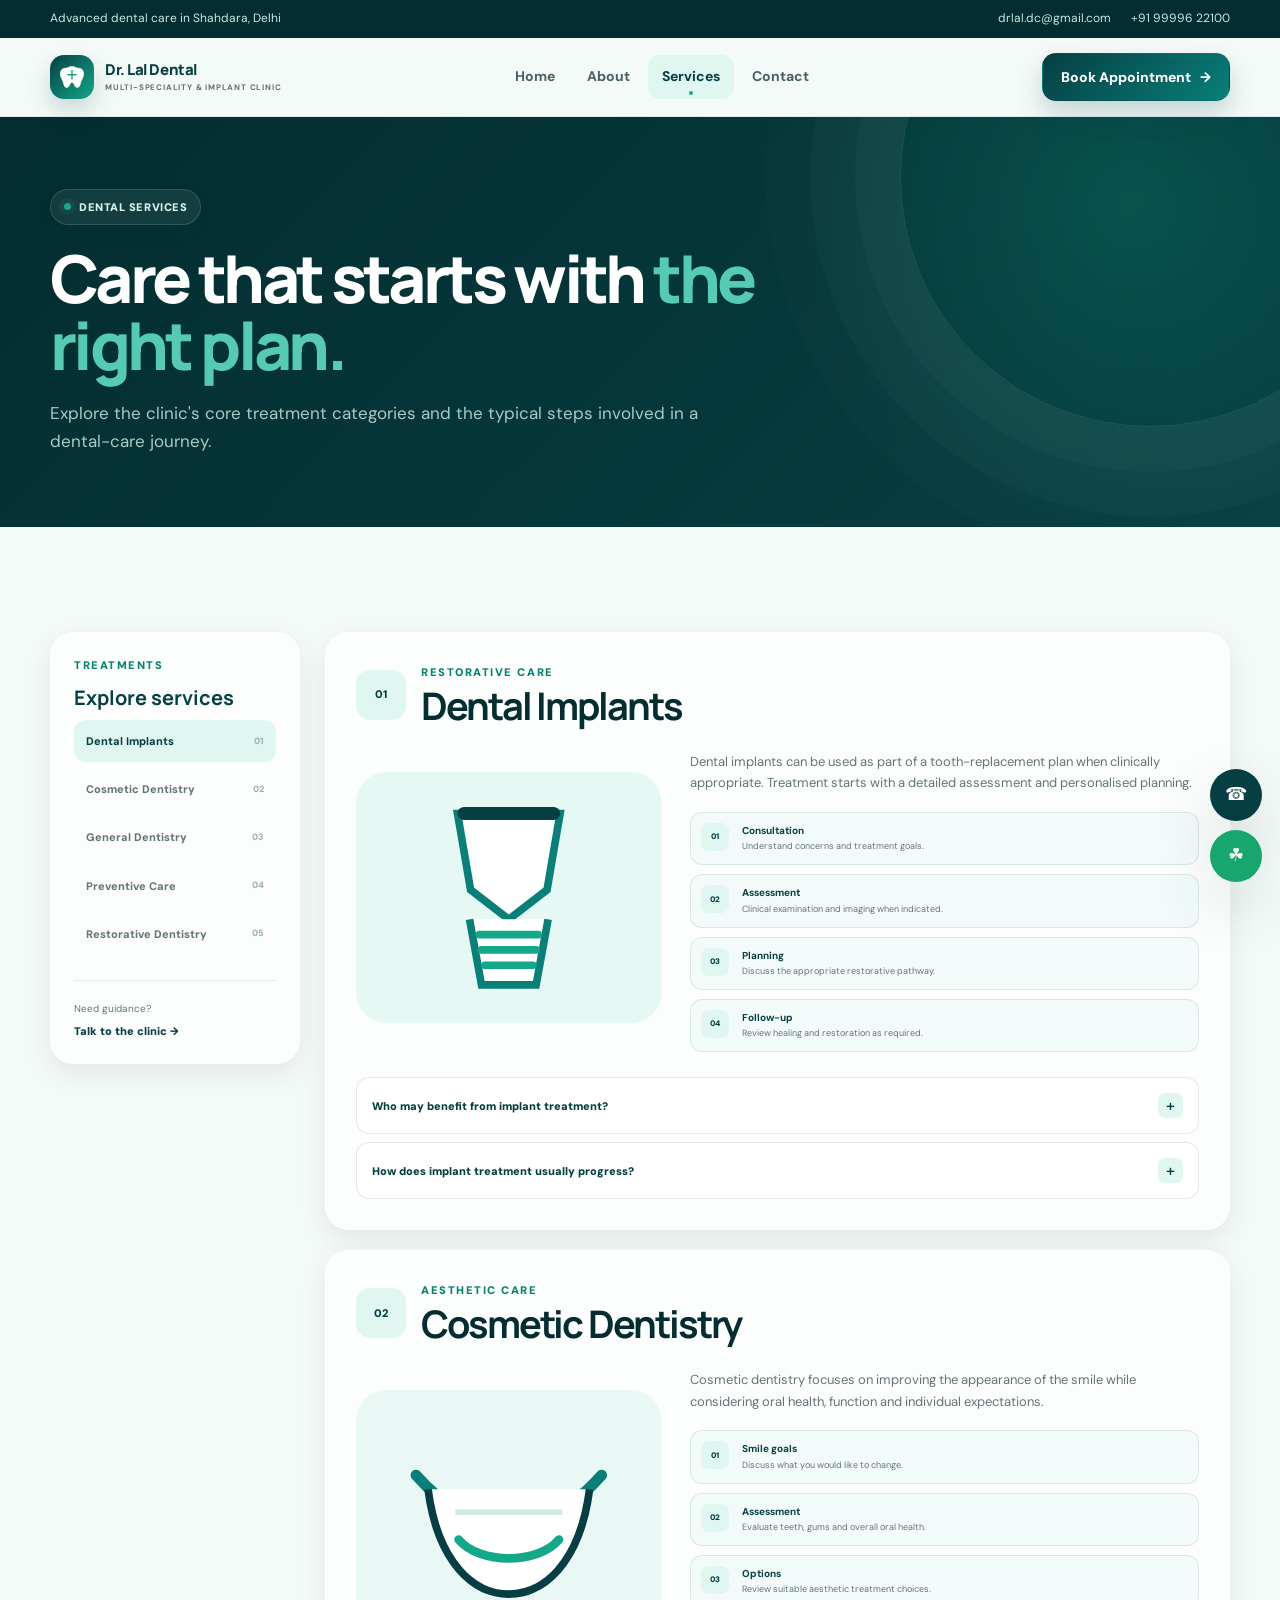
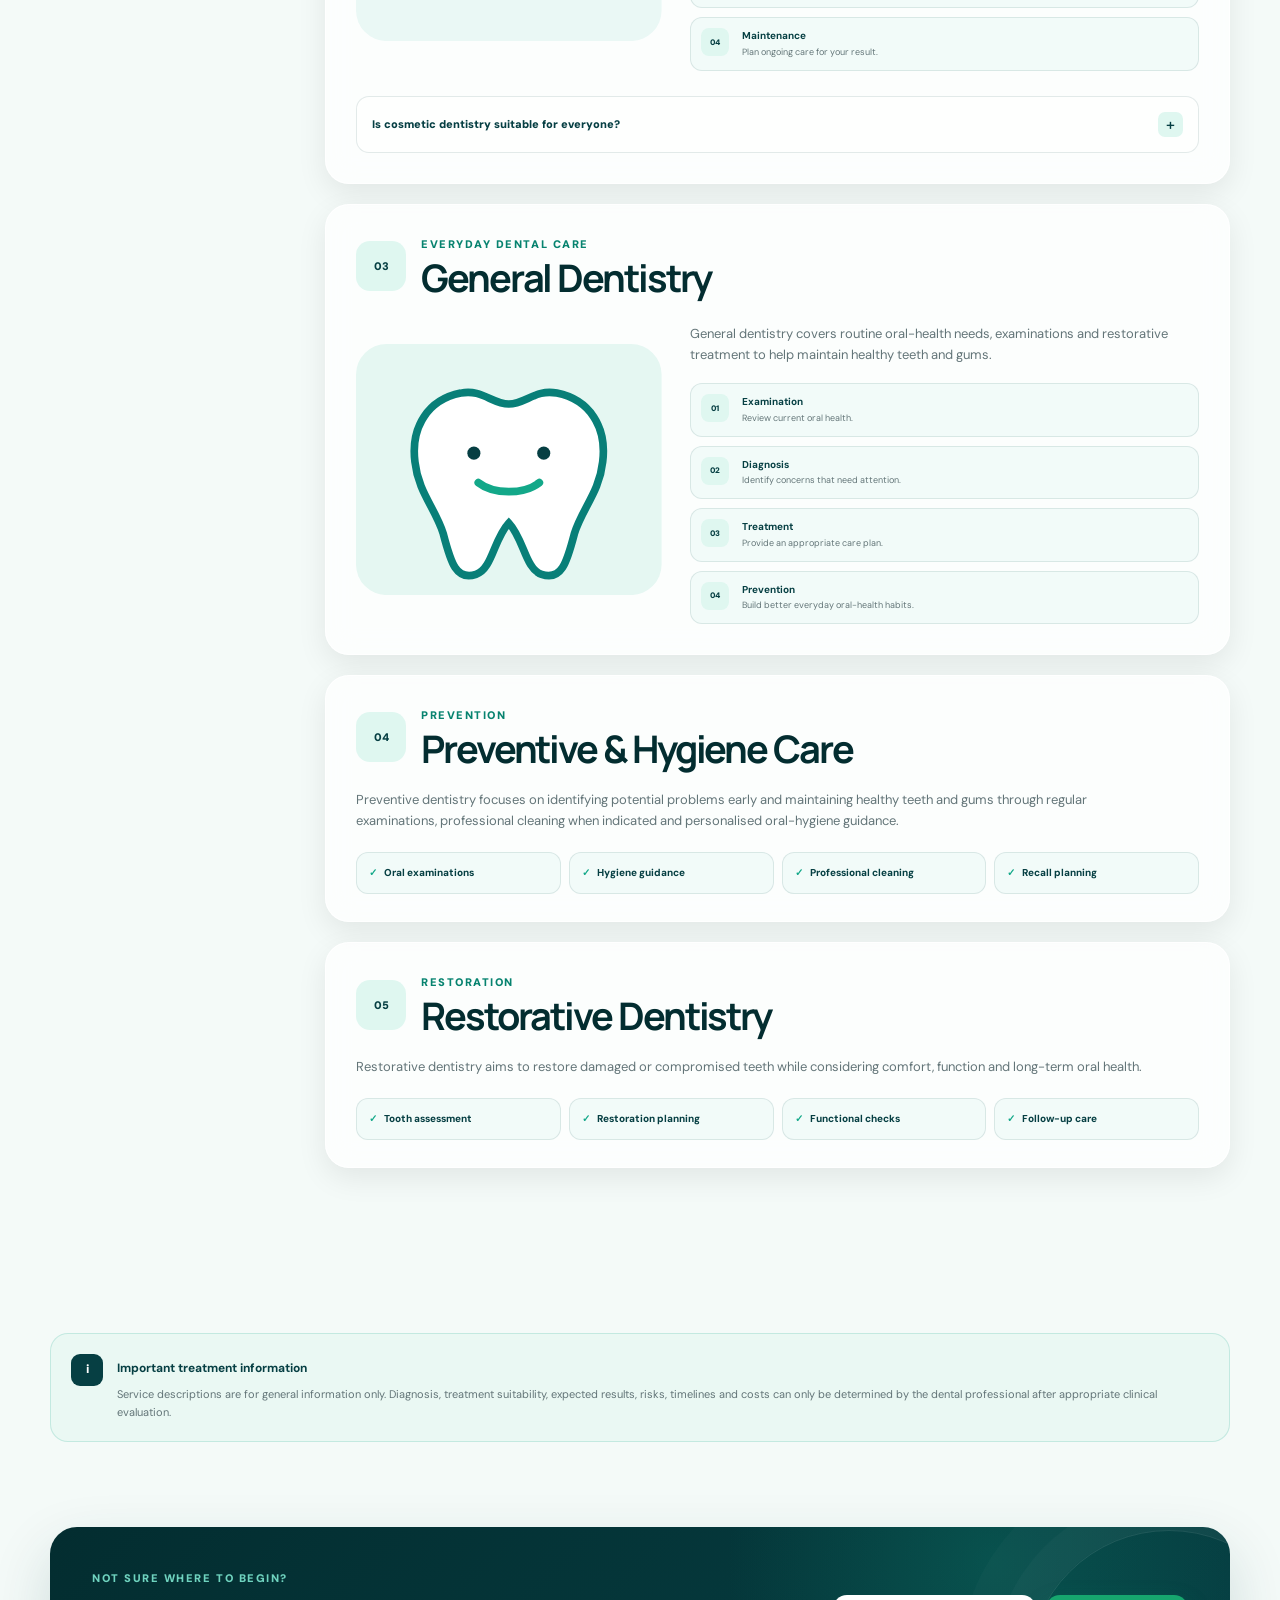
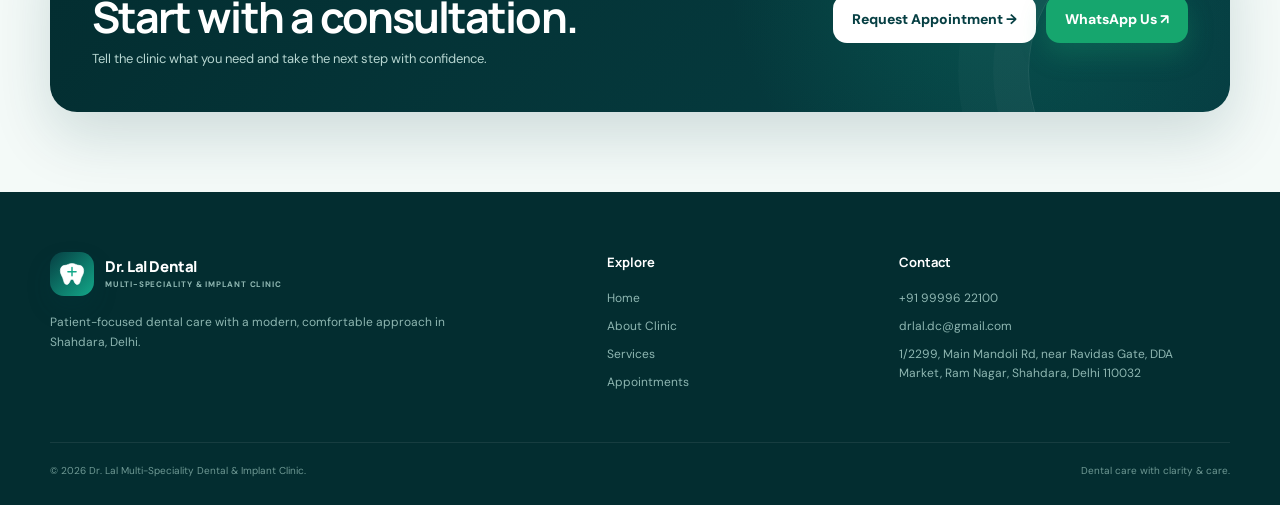
<file: services.html>
<!DOCTYPE html>
<html lang="en">
<head>
  <meta charset="UTF-8">
  <meta name="viewport" content="width=device-width, initial-scale=1.0">
  <meta name="description" content="Explore dental implants, cosmetic dentistry, general dentistry, preventive care and restorative treatments at Dr. Lal Dental Clinic in Shahdara, Delhi.">
  <meta name="author" content="Dr. Lal Multi-Speciality Dental & Implant Clinic">
  <meta name="theme-color" content="#063f43">
  <title>Dental Services | Dr. Lal Dental Clinic</title>

  <link rel="preconnect" href="https://fonts.googleapis.com">
  <link rel="preconnect" href="https://fonts.gstatic.com" crossorigin>
  <link href="https://fonts.googleapis.com/css2?family=DM+Sans:wght@400;500;600;700&family=Manrope:wght@500;600;700;800&display=swap" rel="stylesheet">
  <link rel="stylesheet" href="css/main.css">
</head>

<body>
  <div class="topbar">
    <div class="container topbar-inner">
      <span>Advanced dental care in Shahdara, Delhi</span>
      <div class="topbar-right">
        <a href="mailto:drlal.dc@gmail.com">drlal.dc@gmail.com</a>
        <a href="tel:+919999622100">+91 99996 22100</a>
      </div>
    </div>
  </div>

  <header class="site-header">
    <nav class="navbar container" aria-label="Main navigation">
      <a href="index.html" class="brand">
        <span class="brand-icon">
          <svg viewBox="0 0 48 48" aria-hidden="true">
            <path d="M24 6c-5.2 0-8.3 3.2-12.2 3.2C7.4 9.2 4 13 4 18.3c0 6.8 4.3 10.2 5.4 16.2C10.7 41 14 44 18 40.6c2.8-2.4 2.4-7.8 6-7.8s3.2 5.4 6 7.8c4 3.4 7.3.4 8.6-6.1C39.7 28.5 44 25.1 44 18.3 44 13 40.6 9.2 36.2 9.2 32.3 9.2 29.2 6 24 6Z"/>
            <path d="M24 13v14M17 20h14"/>
          </svg>
        </span>
        <span class="brand-copy">
          <strong>Dr. Lal Dental</strong>
          <small>Multi-Speciality & Implant Clinic</small>
        </span>
      </a>

      <button class="menu-toggle" type="button" aria-label="Open navigation" aria-expanded="false">
        <span></span><span></span><span></span>
      </button>

      <div class="nav-menu">
        <a href="index.html" class="nav-link">Home</a>
        <a href="about.html" class="nav-link">About</a>
        <a href="services.html" class="nav-link active">Services</a>
        <a href="contact.html" class="nav-link">Contact</a>
      </div>

      <a href="contact.html" class="button button-primary nav-appointment">
        Book Appointment <span>→</span>
      </a>
    </nav>
  </header>

  <main>
    <section class="page-hero service-hero">
      <div class="page-hero-pattern"></div>
      <div class="container page-hero-content reveal">
        <span class="eyebrow">
          <span class="eyebrow-dot"></span>
          Dental services
        </span>
        <h1>Care that starts with <span>the right plan.</span></h1>
        <p>
          Explore the clinic's core treatment categories and the typical steps
          involved in a dental-care journey.
        </p>
      </div>
    </section>

    <section class="section service-catalog">
      <div class="container">
        <div class="service-layout">
          <aside class="service-sidebar glass-card reveal">
            <span class="section-kicker">Treatments</span>
            <h3>Explore services</h3>
            <a href="#implants" class="service-nav-item active">Dental Implants <span>01</span></a>
            <a href="#cosmetic" class="service-nav-item">Cosmetic Dentistry <span>02</span></a>
            <a href="#general" class="service-nav-item">General Dentistry <span>03</span></a>
            <a href="#preventive" class="service-nav-item">Preventive Care <span>04</span></a>
            <a href="#restorative" class="service-nav-item">Restorative Dentistry <span>05</span></a>

            <div class="sidebar-cta">
              <span>Need guidance?</span>
              <a href="contact.html">Talk to the clinic →</a>
            </div>
          </aside>

          <div class="service-content">
            <article id="implants" class="service-detail glass-card reveal">
              <div class="service-detail-header">
                <div class="service-detail-number">01</div>
                <div>
                  <span class="section-kicker">Restorative care</span>
                  <h2>Dental Implants</h2>
                </div>
              </div>

              <div class="service-detail-grid">
                <div>
                  <svg class="service-illustration" viewBox="0 0 280 230" xmlns="http://www.w3.org/2000/svg" aria-label="Dental implant illustration">
                    <rect width="280" height="230" rx="28" fill="#e5f8f3"/>
                    <path d="M93 38h94l-12 70-35 27-35-27z" fill="#fff" stroke="#087f78" stroke-width="7"/>
                    <path d="M104 135l11 60h50l11-60" fill="#fff" stroke="#087f78" stroke-width="7"/>
                    <path d="M113 149h54M115 163h50M118 177h44" stroke="#13a889" stroke-width="7" stroke-linecap="round"/>
                    <path d="M99 38h82" stroke="#063f43" stroke-width="12" stroke-linecap="round"/>
                  </svg>
                </div>

                <div>
                  <p>
                    Dental implants can be used as part of a tooth-replacement
                    plan when clinically appropriate. Treatment starts with a
                    detailed assessment and personalised planning.
                  </p>

                  <div class="treatment-steps">
                    <div><span>01</span><strong>Consultation</strong><small>Understand concerns and treatment goals.</small></div>
                    <div><span>02</span><strong>Assessment</strong><small>Clinical examination and imaging when indicated.</small></div>
                    <div><span>03</span><strong>Planning</strong><small>Discuss the appropriate restorative pathway.</small></div>
                    <div><span>04</span><strong>Follow-up</strong><small>Review healing and restoration as required.</small></div>
                  </div>
                </div>
              </div>

              <div class="accordion">
                <div class="accordion-item">
                  <button type="button" class="accordion-trigger" aria-expanded="false">
                    Who may benefit from implant treatment?
                    <span>+</span>
                  </button>
                  <div class="accordion-panel">
                    <p>
                      Suitability depends on oral health, bone condition,
                      medical history, treatment goals and a clinical
                      examination. A dentist must determine whether implants
                      are appropriate for an individual patient.
                    </p>
                  </div>
                </div>

                <div class="accordion-item">
                  <button type="button" class="accordion-trigger" aria-expanded="false">
                    How does implant treatment usually progress?
                    <span>+</span>
                  </button>
                  <div class="accordion-panel">
                    <p>
                      A typical pathway may involve consultation, assessment,
                      treatment planning, implant placement when indicated,
                      healing and restorative follow-up. The actual sequence
                      varies according to the patient's clinical situation.
                    </p>
                  </div>
                </div>
              </div>
            </article>

            <article id="cosmetic" class="service-detail glass-card reveal">
              <div class="service-detail-header">
                <div class="service-detail-number">02</div>
                <div>
                  <span class="section-kicker">Aesthetic care</span>
                  <h2>Cosmetic Dentistry</h2>
                </div>
              </div>

              <div class="service-detail-grid">
                <div>
                  <svg class="service-illustration" viewBox="0 0 280 230" xmlns="http://www.w3.org/2000/svg" aria-label="Cosmetic dentistry illustration">
                    <rect width="280" height="230" rx="28" fill="#eaf8f5"/>
                    <path d="M55 78c27 31 56 44 85 44s58-13 85-44" fill="none" stroke="#087f78" stroke-width="10" stroke-linecap="round"/>
                    <path d="M66 91c9 69 43 96 74 96s65-27 74-96" fill="#fff" stroke="#063f43" stroke-width="7"/>
                    <path d="M94 137c19 23 73 23 92 0" fill="none" stroke="#13a889" stroke-width="8" stroke-linecap="round"/>
                    <path d="M91 112h98" stroke="#d0ebe6" stroke-width="5"/>
                  </svg>
                </div>

                <div>
                  <p>
                    Cosmetic dentistry focuses on improving the appearance of
                    the smile while considering oral health, function and
                    individual expectations.
                  </p>

                  <div class="treatment-steps">
                    <div><span>01</span><strong>Smile goals</strong><small>Discuss what you would like to change.</small></div>
                    <div><span>02</span><strong>Assessment</strong><small>Evaluate teeth, gums and overall oral health.</small></div>
                    <div><span>03</span><strong>Options</strong><small>Review suitable aesthetic treatment choices.</small></div>
                    <div><span>04</span><strong>Maintenance</strong><small>Plan ongoing care for your result.</small></div>
                  </div>
                </div>
              </div>

              <div class="accordion">
                <div class="accordion-item">
                  <button type="button" class="accordion-trigger" aria-expanded="false">
                    Is cosmetic dentistry suitable for everyone?
                    <span>+</span>
                  </button>
                  <div class="accordion-panel">
                    <p>
                      Cosmetic treatment is considered after evaluating oral
                      health and the patient's goals. Any active dental issues
                      may need attention before aesthetic treatment.
                    </p>
                  </div>
                </div>
              </div>
            </article>

            <article id="general" class="service-detail glass-card reveal">
              <div class="service-detail-header">
                <div class="service-detail-number">03</div>
                <div>
                  <span class="section-kicker">Everyday dental care</span>
                  <h2>General Dentistry</h2>
                </div>
              </div>

              <div class="service-detail-grid">
                <div>
                  <svg class="service-illustration" viewBox="0 0 280 230" xmlns="http://www.w3.org/2000/svg" aria-label="General dentistry illustration">
                    <rect width="280" height="230" rx="28" fill="#e5f7f2"/>
                    <path d="M96 45C66 51 50 76 54 108c3 28 19 43 26 66 7 27 12 43 30 37 15-5 16-32 30-47 14 15 15 42 30 47 18 6 23-10 30-37 7-23 23-38 26-66 4-32-12-57-42-63-19-4-29 10-44 10s-25-14-44-10Z" fill="#fff" stroke="#087f78" stroke-width="7"/>
                    <circle cx="108" cy="100" r="6" fill="#063f43"/>
                    <circle cx="172" cy="100" r="6" fill="#063f43"/>
                    <path d="M112 127c14 11 42 11 56 0" fill="none" stroke="#13a889" stroke-width="7" stroke-linecap="round"/>
                  </svg>
                </div>

                <div>
                  <p>
                    General dentistry covers routine oral-health needs,
                    examinations and restorative treatment to help maintain
                    healthy teeth and gums.
                  </p>

                  <div class="treatment-steps">
                    <div><span>01</span><strong>Examination</strong><small>Review current oral health.</small></div>
                    <div><span>02</span><strong>Diagnosis</strong><small>Identify concerns that need attention.</small></div>
                    <div><span>03</span><strong>Treatment</strong><small>Provide an appropriate care plan.</small></div>
                    <div><span>04</span><strong>Prevention</strong><small>Build better everyday oral-health habits.</small></div>
                  </div>
                </div>
              </div>
            </article>

            <article id="preventive" class="service-detail compact-service glass-card reveal">
              <div class="service-detail-header">
                <div class="service-detail-number">04</div>
                <div>
                  <span class="section-kicker">Prevention</span>
                  <h2>Preventive & Hygiene Care</h2>
                </div>
              </div>
              <p>
                Preventive dentistry focuses on identifying potential problems
                early and maintaining healthy teeth and gums through regular
                examinations, professional cleaning when indicated and
                personalised oral-hygiene guidance.
              </p>

              <div class="mini-service-grid">
                <div><span>✓</span> Oral examinations</div>
                <div><span>✓</span> Hygiene guidance</div>
                <div><span>✓</span> Professional cleaning</div>
                <div><span>✓</span> Recall planning</div>
              </div>
            </article>

            <article id="restorative" class="service-detail compact-service glass-card reveal">
              <div class="service-detail-header">
                <div class="service-detail-number">05</div>
                <div>
                  <span class="section-kicker">Restoration</span>
                  <h2>Restorative Dentistry</h2>
                </div>
              </div>
              <p>
                Restorative dentistry aims to restore damaged or compromised
                teeth while considering comfort, function and long-term oral
                health.
              </p>

              <div class="mini-service-grid">
                <div><span>✓</span> Tooth assessment</div>
                <div><span>✓</span> Restoration planning</div>
                <div><span>✓</span> Functional checks</div>
                <div><span>✓</span> Follow-up care</div>
              </div>
            </article>
          </div>
        </div>
      </div>
    </section>

    <section class="disclaimer-section section-small">
      <div class="container">
        <div class="notice-card reveal">
          <span class="notice-icon">i</span>
          <div>
            <strong>Important treatment information</strong>
            <p>
              Service descriptions are for general information only. Diagnosis,
              treatment suitability, expected results, risks, timelines and
              costs can only be determined by the dental professional after
              appropriate clinical evaluation.
            </p>
          </div>
        </div>
      </div>
    </section>

    <section class="cta-section">
      <div class="container cta-box reveal">
        <div>
          <span class="section-kicker">Not sure where to begin?</span>
          <h2>Start with a consultation.</h2>
          <p>Tell the clinic what you need and take the next step with confidence.</p>
        </div>

        <div class="cta-actions">
          <a href="contact.html" class="button button-white">Request Appointment →</a>
          <a href="https://wa.me/919999622100" target="_blank" rel="noopener noreferrer" class="button button-whatsapp">WhatsApp Us ↗</a>
        </div>
      </div>
    </section>
  </main>

  <div class="floating-actions">
    <a href="tel:+919999622100" class="floating-phone" aria-label="Call clinic">☎</a>
    <a href="https://wa.me/919999622100" target="_blank" rel="noopener noreferrer" class="floating-whatsapp" aria-label="WhatsApp clinic">☘</a>
  </div>

  <footer class="site-footer">
    <div class="container footer-grid">
      <div class="footer-brand">
        <a href="index.html" class="brand footer-brand-link">
          <span class="brand-icon">
            <svg viewBox="0 0 48 48" aria-hidden="true">
              <path d="M24 6c-5.2 0-8.3 3.2-12.2 3.2C7.4 9.2 4 13 4 18.3c0 6.8 4.3 10.2 5.4 16.2C10.7 41 14 44 18 40.6c2.8-2.4 2.4-7.8 6-7.8s3.2 5.4 6 7.8c4 3.4 7.3.4 8.6-6.1C39.7 28.5 44 25.1 44 18.3 44 13 40.6 9.2 36.2 9.2 32.3 9.2 29.2 6 24 6Z"/>
              <path d="M24 13v14M17 20h14"/>
            </svg>
          </span>
          <span class="brand-copy">
            <strong>Dr. Lal Dental</strong>
            <small>Multi-Speciality & Implant Clinic</small>
          </span>
        </a>
        <p>Patient-focused dental care with a modern, comfortable approach in Shahdara, Delhi.</p>
      </div>

      <div class="footer-column">
        <h3>Explore</h3>
        <a href="index.html">Home</a>
        <a href="about.html">About Clinic</a>
        <a href="services.html">Services</a>
        <a href="contact.html">Appointments</a>
      </div>

      <div class="footer-column">
        <h3>Contact</h3>
        <a href="tel:+919999622100">+91 99996 22100</a>
        <a href="mailto:drlal.dc@gmail.com">drlal.dc@gmail.com</a>
        <span>1/2299, Main Mandoli Rd, near Ravidas Gate, DDA Market, Ram Nagar, Shahdara, Delhi 110032</span>
      </div>
    </div>

    <div class="container footer-bottom">
      <span>© <span id="currentYear">2026</span> Dr. Lal Multi-Speciality Dental & Implant Clinic.</span>
      <span>Dental care with clarity & care.</span>
    </div>
  </footer>

  <script src="js/app.js"></script>
</body>
</html>
</file>
<file: css/main.css>
:root {
  --teal-950: #032d30;
  --teal-900: #063f43;
  --teal-800: #075d60;
  --teal-700: #087f78;
  --emerald: #13a889;
  --emerald-dark: #07836f;
  --mint: #dff7f0;
  --mint-strong: #c9eee5;
  --paper: #f4faf8;
  --paper-dark: #eaf5f2;
  --white: #ffffff;
  --ink: #102b2e;
  --muted: #637578;
  --muted-light: #9ab1b0;
  --line: rgba(6, 63, 67, 0.11);
  --line-light: rgba(255, 255, 255, 0.16);
  --shadow: 0 10px 30px rgba(0, 0, 0, 0.08);
  --shadow-lg: 0 24px 60px rgba(6, 63, 67, 0.16);
  --shadow-xl: 0 35px 90px rgba(6, 63, 67, 0.2);
  --radius-sm: 12px;
  --radius-md: 18px;
  --radius-lg: 24px;
  --radius-xl: 32px;
  --ease: cubic-bezier(0.2, 0.8, 0.2, 1);
  --container: 1180px;
}

* {
  box-sizing: border-box;
  margin: 0;
  padding: 0;
}

html {
  scroll-behavior: smooth;
  scroll-padding-top: 100px;
}

body {
  min-height: 100vh;
  overflow-x: hidden;
  background: var(--paper);
  color: var(--ink);
  font-family: "DM Sans", sans-serif;
  line-height: 1.65;
  -webkit-font-smoothing: antialiased;
  text-rendering: optimizeLegibility;
}

body.page-transition {
  opacity: 0;
}

body,
a,
button,
input,
select,
textarea {
  transition:
    background-color 0.25s var(--ease),
    border-color 0.25s var(--ease),
    color 0.25s var(--ease),
    box-shadow 0.25s var(--ease),
    transform 0.25s var(--ease),
    opacity 0.25s var(--ease);
}

a {
  color: inherit;
  text-decoration: none;
}

button,
input,
textarea,
select {
  font: inherit;
}

button {
  cursor: pointer;
}

img,
svg,
iframe {
  max-width: 100%;
}

.container {
  width: min(var(--container), calc(100% - 40px));
  margin-inline: auto;
}

.topbar {
  background: var(--teal-950);
  color: #c7e8e3;
  font-size: 12px;
}

.topbar-inner {
  min-height: 38px;
  display: flex;
  align-items: center;
  justify-content: space-between;
  gap: 20px;
}

.topbar-right {
  display: flex;
  align-items: center;
  gap: 20px;
}

.topbar a:hover {
  color: #ffffff;
}

.site-header {
  position: sticky;
  top: 0;
  z-index: 100;
  background: rgba(244, 250, 248, 0.88);
  border-bottom: 1px solid rgba(6, 63, 67, 0.08);
  backdrop-filter: blur(20px);
  -webkit-backdrop-filter: blur(20px);
}

.navbar {
  min-height: 78px;
  display: flex;
  align-items: center;
  justify-content: space-between;
  gap: 24px;
}

.brand {
  display: inline-flex;
  align-items: center;
  gap: 11px;
  min-width: max-content;
}

.brand-icon {
  width: 44px;
  height: 44px;
  display: grid;
  place-items: center;
  flex: 0 0 44px;
  border-radius: 14px;
  color: #ffffff;
  background: linear-gradient(135deg, var(--teal-900), var(--emerald));
  box-shadow: 0 12px 25px rgba(6, 63, 67, 0.18);
}

.brand-icon svg {
  width: 28px;
  height: 28px;
}

.brand-icon path:first-child {
  fill: currentColor;
  stroke: currentColor;
  stroke-width: 1;
}

.brand-icon path:last-child {
  fill: none;
  stroke: var(--emerald);
  stroke-width: 2.5;
  stroke-linecap: round;
}

.brand-copy {
  display: flex;
  flex-direction: column;
  line-height: 1.1;
}

.brand-copy strong {
  color: var(--teal-900);
  font-family: "Manrope", sans-serif;
  font-size: 15px;
  font-weight: 800;
  letter-spacing: -0.03em;
}

.brand-copy small {
  margin-top: 4px;
  color: var(--muted);
  font-size: 8px;
  font-weight: 800;
  letter-spacing: 0.1em;
  text-transform: uppercase;
}

.nav-menu {
  display: flex;
  align-items: center;
  justify-content: center;
  gap: 4px;
}

.nav-link {
  position: relative;
  padding: 10px 14px;
  border-radius: 12px;
  color: #476164;
  font-size: 14px;
  font-weight: 700;
}

.nav-link:hover,
.nav-link.active {
  color: var(--teal-900);
  background: var(--mint);
}

.nav-link.active::after {
  content: "";
  position: absolute;
  left: 50%;
  bottom: 4px;
  width: 4px;
  height: 4px;
  border-radius: 50%;
  background: var(--emerald);
  transform: translateX(-50%);
}

.menu-toggle {
  display: none;
  width: 44px;
  height: 44px;
  padding: 10px;
  border: 0;
  border-radius: 13px;
  background: var(--white);
  box-shadow: var(--shadow);
}

.menu-toggle span {
  display: block;
  width: 22px;
  height: 2px;
  margin: 5px auto;
  border-radius: 3px;
  background: var(--teal-900);
}

.button {
  min-height: 48px;
  display: inline-flex;
  align-items: center;
  justify-content: center;
  gap: 9px;
  padding: 12px 18px;
  border: 1px solid transparent;
  border-radius: 14px;
  font-size: 14px;
  font-weight: 800;
  line-height: 1;
}

.button:hover {
  transform: translateY(-2px);
}

.button-primary {
  color: #ffffff;
  background: linear-gradient(135deg, var(--teal-900), var(--teal-700));
  box-shadow: 0 13px 27px rgba(6, 63, 67, 0.2);
}

.button-primary:hover {
  box-shadow: 0 17px 34px rgba(6, 63, 67, 0.27);
}

.button-large {
  min-height: 55px;
  padding-inline: 22px;
}

.button-glass {
  color: var(--teal-900);
  border-color: rgba(255, 255, 255, 0.8);
  background: rgba(255, 255, 255, 0.72);
  box-shadow: var(--shadow);
  backdrop-filter: blur(12px);
}

.button-glass:hover,
.button-light:hover {
  background: #ffffff;
}

.button-dark {
  color: #ffffff;
  background: var(--teal-900);
  box-shadow: 0 14px 30px rgba(6, 63, 67, 0.2);
}

.button-light {
  color: var(--teal-900);
  background: #ffffff;
  border-color: var(--line);
  box-shadow: var(--shadow);
}

.button-white {
  color: var(--teal-900);
  background: #ffffff;
}

.button-whatsapp {
  color: #ffffff;
  background: #16a66e;
  box-shadow: 0 12px 26px rgba(22, 166, 110, 0.25);
}

.full-width {
  width: 100%;
}

.hero-section {
  position: relative;
  min-height: 650px;
  display: flex;
  align-items: center;
  overflow: hidden;
  background:
    radial-gradient(circle at 85% 12%, rgba(19, 168, 137, 0.2), transparent 25%),
    radial-gradient(circle at 55% 80%, rgba(8, 127, 120, 0.08), transparent 28%),
    linear-gradient(145deg, #f7fcfb 0%, #eaf7f3 100%);
}

.hero-glow {
  position: absolute;
  border-radius: 50%;
  pointer-events: none;
  filter: blur(2px);
}

.hero-glow-one {
  width: 300px;
  height: 300px;
  top: -140px;
  right: 18%;
  background: rgba(19, 168, 137, 0.08);
}

.hero-glow-two {
  width: 200px;
  height: 200px;
  left: -80px;
  bottom: -80px;
  background: rgba(6, 63, 67, 0.06);
}

.hero-grid {
  position: relative;
  z-index: 2;
  display: grid;
  grid-template-columns: 1.05fr 0.95fr;
  align-items: center;
  gap: 60px;
  padding-block: 70px;
}

.hero-content {
  max-width: 680px;
}

.eyebrow {
  display: inline-flex;
  align-items: center;
  gap: 8px;
  padding: 8px 13px;
  border: 1px solid rgba(6, 63, 67, 0.1);
  border-radius: 999px;
  color: var(--teal-900);
  background: rgba(255, 255, 255, 0.7);
  box-shadow: 0 8px 20px rgba(6, 63, 67, 0.05);
  font-size: 11px;
  font-weight: 900;
  letter-spacing: 0.05em;
  text-transform: uppercase;
  backdrop-filter: blur(12px);
}

.eyebrow-dot {
  width: 7px;
  height: 7px;
  border-radius: 50%;
  background: var(--emerald);
  box-shadow: 0 0 0 5px rgba(19, 168, 137, 0.1);
}

.hero-content h1,
.page-hero-content h1,
.section-heading h2,
.story-copy h2,
.doctor-content h2,
.service-detail h2,
.form-heading h2,
.contact-info-card h2,
.experience-copy h2,
.location-copy h2 {
  font-family: "Manrope", sans-serif;
  letter-spacing: -0.055em;
}

.hero-content h1 {
  max-width: 700px;
  margin-top: 22px;
  color: var(--teal-950);
  font-size: clamp(43px, 6vw, 73px);
  line-height: 0.99;
  font-weight: 800;
}

.hero-content h1 span,
.page-hero-content h1 span,
.section-heading h2 span,
.story-copy h2 span,
.experience-copy h2 span,
.location-copy h2 span,
.form-heading h2 span {
  color: var(--emerald-dark);
}

.hero-description {
  max-width: 600px;
  margin-top: 24px;
  color: var(--muted);
  font-size: 18px;
}

.hero-actions {
  display: flex;
  flex-wrap: wrap;
  gap: 12px;
  margin-top: 29px;
}

.button-icon {
  font-size: 16px;
}

.hero-trust {
  display: flex;
  align-items: center;
  gap: 13px;
  margin-top: 32px;
}

.trust-avatars {
  display: flex;
}

.trust-avatars span {
  width: 34px;
  height: 34px;
  display: grid;
  place-items: center;
  margin-right: -7px;
  border: 2px solid var(--paper);
  border-radius: 50%;
  color: var(--teal-900);
  background: var(--mint);
  font-size: 10px;
  font-weight: 900;
}

.trust-avatars span:nth-child(2) {
  color: #ffffff;
  background: var(--teal-900);
}

.trust-avatars span:nth-child(3) {
  color: #ffffff;
  background: var(--emerald);
}

.hero-trust strong,
.hero-trust > div:last-child > span {
  display: block;
}

.hero-trust strong {
  color: var(--teal-900);
  font-size: 12px;
}

.hero-trust > div:last-child > span {
  color: var(--muted);
  font-size: 11px;
}

.hero-visual {
  position: relative;
  min-height: 500px;
}

.hero-visual-main {
  position: relative;
  min-height: 500px;
  overflow: hidden;
  border-radius: 34px;
  background:
    radial-gradient(circle at 75% 20%, rgba(255,255,255,0.2), transparent 25%),
    linear-gradient(145deg, var(--teal-900), #08766f 65%, var(--emerald-dark));
  box-shadow: var(--shadow-xl);
}

.hero-visual-main::before {
  content: "";
  position: absolute;
  inset: 20px;
  border: 1px solid rgba(255,255,255,0.16);
  border-radius: 27px;
}

.hero-visual-orb {
  position: absolute;
  top: 50%;
  left: 50%;
  width: 360px;
  height: 360px;
  border-radius: 50%;
  background: rgba(255,255,255,0.06);
  transform: translate(-50%, -50%);
}

.hero-tooth {
  position: absolute;
  width: 58%;
  height: auto;
  top: 50%;
  left: 50%;
  transform: translate(-50%, -50%);
}

.floating-card {
  position: absolute;
  z-index: 2;
  display: flex;
  align-items: center;
  gap: 10px;
  min-width: 200px;
  padding: 13px;
  border: 1px solid rgba(255,255,255,0.25);
  border-radius: 17px;
  color: #ffffff;
  background: rgba(255,255,255,0.13);
  box-shadow: 0 20px 40px rgba(0,0,0,0.14);
  backdrop-filter: blur(17px);
  -webkit-backdrop-filter: blur(17px);
}

.floating-card-top {
  top: 48px;
  right: 28px;
}

.floating-card-bottom {
  left: 28px;
  bottom: 44px;
}

.floating-icon {
  width: 38px;
  height: 38px;
  display: grid;
  place-items: center;
  border-radius: 12px;
  color: var(--teal-900);
  background: #ffffff;
  font-size: 15px;
}

.floating-icon-light {
  color: #ffffff;
  background: rgba(19, 168, 137, 0.9);
}

.floating-card strong,
.floating-card small {
  display: block;
}

.floating-card strong {
  font-size: 12px;
}

.floating-card small {
  margin-top: 2px;
  color: #c8e9e3;
  font-size: 9px;
}

.quick-panels {
  position: relative;
  z-index: 5;
  margin-top: -28px;
}

.quick-panel-grid {
  display: grid;
  grid-template-columns: repeat(4, 1fr);
  gap: 12px;
}

.quick-panel {
  min-height: 94px;
  display: grid;
  grid-template-columns: auto 1fr auto;
  align-items: center;
  gap: 12px;
  padding: 18px;
  border: 1px solid rgba(255,255,255,0.9);
  border-radius: 19px;
  background: rgba(255,255,255,0.8);
  box-shadow: var(--shadow);
  backdrop-filter: blur(17px);
}

.quick-panel:hover {
  transform: translateY(-6px);
  box-shadow: var(--shadow-lg);
}

.quick-panel-number {
  color: var(--emerald);
  font-family: "Manrope", sans-serif;
  font-size: 11px;
  font-weight: 900;
}

.quick-panel strong,
.quick-panel span {
  display: block;
}

.quick-panel strong {
  color: var(--teal-900);
  font-size: 13px;
}

.quick-panel div span {
  margin-top: 3px;
  color: var(--muted);
  font-size: 10px;
}

.panel-arrow {
  color: var(--teal-700);
  font-size: 17px;
}

.section {
  padding: 105px 0;
}

.section-small {
  padding: 60px 0;
}

.section-heading {
  display: flex;
  align-items: flex-end;
  justify-content: space-between;
  gap: 35px;
  margin-bottom: 40px;
}

.section-kicker {
  display: block;
  color: var(--emerald-dark);
  font-size: 11px;
  font-weight: 900;
  letter-spacing: 0.14em;
  text-transform: uppercase;
}

.section-heading h2,
.story-copy h2,
.experience-copy h2,
.location-copy h2 {
  margin-top: 8px;
  color: var(--teal-950);
  font-size: clamp(31px, 4vw, 49px);
  line-height: 1.08;
  font-weight: 800;
}

.heading-side {
  max-width: 470px;
}

.heading-side p {
  color: var(--muted);
  font-size: 14px;
}

.text-link {
  display: inline-flex;
  align-items: center;
  gap: 7px;
  margin-top: 13px;
  color: var(--teal-900);
  font-size: 13px;
  font-weight: 900;
}

.text-link:hover {
  color: var(--emerald-dark);
}

.treatment-grid {
  display: grid;
  grid-template-columns: repeat(3, 1fr);
  gap: 20px;
}

.glass-card {
  border: 1px solid rgba(255,255,255,0.92);
  border-radius: var(--radius-lg);
  background: rgba(255,255,255,0.72);
  box-shadow: var(--shadow);
  backdrop-filter: blur(15px);
  -webkit-backdrop-filter: blur(15px);
}

.glass-card:hover {
  box-shadow: var(--shadow-lg);
}

.treatment-card {
  overflow: hidden;
}

.treatment-image {
  position: relative;
  padding: 12px;
}

.treatment-image svg {
  display: block;
  width: 100%;
  height: auto;
  border-radius: 20px;
}

.treatment-tag {
  position: absolute;
  left: 26px;
  top: 26px;
  padding: 6px 9px;
  border: 1px solid rgba(6,63,67,0.08);
  border-radius: 999px;
  color: var(--teal-900);
  background: rgba(255,255,255,0.82);
  font-size: 9px;
  font-weight: 900;
  text-transform: uppercase;
}

.treatment-content {
  padding: 20px 23px 25px;
}

.card-topline {
  display: flex;
  align-items: center;
  justify-content: space-between;
  color: var(--muted-light);
  font-size: 10px;
  font-weight: 900;
}

.treatment-content h3 {
  margin-top: 11px;
  color: var(--teal-900);
  font-family: "Manrope", sans-serif;
  font-size: 21px;
  font-weight: 800;
  letter-spacing: -0.035em;
}

.treatment-content p {
  min-height: 70px;
  margin-top: 8px;
  color: var(--muted);
  font-size: 13px;
}

.card-link {
  display: inline-flex;
  align-items: center;
  gap: 7px;
  margin-top: 14px;
  color: var(--teal-900);
  font-size: 12px;
  font-weight: 900;
}

.card-link:hover {
  color: var(--emerald-dark);
  transform: translateX(3px);
}

.experience-section {
  background: #ffffff;
}

.experience-grid {
  display: grid;
  grid-template-columns: 1fr 0.85fr;
  align-items: center;
  gap: 70px;
}

.experience-copy > p {
  max-width: 590px;
  margin-top: 19px;
  color: var(--muted);
}

.feature-list {
  display: grid;
  gap: 15px;
  margin: 30px 0;
}

.feature-item {
  display: grid;
  grid-template-columns: 43px 1fr;
  gap: 13px;
  align-items: start;
}

.feature-icon {
  width: 43px;
  height: 43px;
  display: grid;
  place-items: center;
  border-radius: 13px;
  color: var(--teal-900);
  background: var(--mint);
  font-size: 10px;
  font-weight: 900;
}

.feature-item strong {
  color: var(--teal-900);
  font-size: 14px;
}

.feature-item p {
  margin-top: 2px;
  color: var(--muted);
  font-size: 12px;
}

.experience-card {
  position: relative;
  min-height: 470px;
  overflow: hidden;
  background:
    radial-gradient(circle at 30% 25%, rgba(19,168,137,0.15), transparent 30%),
    linear-gradient(145deg, #eefaf7, #dcefe9);
}

.experience-card-inner {
  position: relative;
  z-index: 2;
  min-height: 470px;
  display: flex;
  flex-direction: column;
  justify-content: center;
  padding: 55px;
}

.quote-mark {
  color: var(--emerald);
  font-family: Georgia, serif;
  font-size: 90px;
  line-height: 0.5;
}

.experience-card p {
  max-width: 390px;
  margin-top: 28px;
  color: var(--teal-950);
  font-family: "Manrope", sans-serif;
  font-size: 28px;
  line-height: 1.2;
  font-weight: 800;
  letter-spacing: -0.04em;
}

.experience-line {
  width: 55px;
  height: 2px;
  margin-top: 35px;
  background: var(--emerald);
}

.experience-label {
  margin-top: 12px;
  color: var(--muted);
  font-size: 11px;
  font-weight: 800;
  text-transform: uppercase;
  letter-spacing: 0.08em;
}

.experience-pattern {
  position: absolute;
  right: -80px;
  bottom: -80px;
  width: 400px;
  height: 400px;
  opacity: 0.5;
}

.stats-section {
  padding: 24px 0;
  color: #ffffff;
  background: var(--teal-900);
}

.stats-grid {
  display: grid;
  grid-template-columns: repeat(4, 1fr);
  gap: 12px;
}

.stat-card {
  min-height: 130px;
  display: flex;
  flex-direction: column;
  justify-content: center;
  padding: 22px;
  border: 1px solid rgba(255,255,255,0.1);
  border-radius: 18px;
  background: rgba(255,255,255,0.045);
}

.stat-card strong {
  color: #ffffff;
  font-family: "Manrope", sans-serif;
  font-size: 36px;
  font-weight: 800;
  letter-spacing: -0.04em;
}

.stat-card span {
  margin-top: 4px;
  color: #abd5ce;
  font-size: 11px;
}

.location-section {
  background: var(--paper);
}

.location-grid {
  display: grid;
  grid-template-columns: 0.75fr 1.25fr;
  gap: 22px;
  align-items: stretch;
}

.location-copy {
  padding: 35px;
}

.location-copy > p {
  margin-top: 15px;
  color: var(--muted);
  font-size: 14px;
}

.address-box {
  display: flex;
  align-items: flex-start;
  gap: 12px;
  margin-top: 25px;
  padding: 17px;
  border: 1px solid var(--line);
  border-radius: 16px;
  background: rgba(255,255,255,0.55);
}

.address-icon {
  width: 38px;
  height: 38px;
  display: grid;
  place-items: center;
  flex: 0 0 38px;
  border-radius: 11px;
  color: var(--teal-900);
  background: var(--mint);
  font-size: 17px;
}

.address-box strong {
  color: var(--teal-900);
  font-size: 12px;
}

.address-box p {
  margin-top: 4px;
  color: var(--muted);
  font-size: 11px;
  line-height: 1.55;
}

.location-actions {
  display: flex;
  flex-wrap: wrap;
  gap: 10px;
  margin-top: 20px;
}

.map-container {
  width: 100%;
  max-width: 100%;
  height: 350px;
  overflow: hidden;
  border: 1px solid var(--line);
  border-radius: 16px;
  box-shadow: var(--shadow);
  background: #dfeae8;
}

.map-container iframe {
  display: block;
  width: 100%;
  height: 100%;
  border: 0;
}

.cta-section {
  padding: 25px 0 80px;
  background: var(--paper);
}

.cta-box {
  position: relative;
  overflow: hidden;
  display: flex;
  align-items: center;
  justify-content: space-between;
  gap: 30px;
  padding: 42px;
  border-radius: 27px;
  color: #ffffff;
  background:
    radial-gradient(circle at 80% 20%, rgba(19,168,137,0.22), transparent 28%),
    linear-gradient(135deg, var(--teal-950), var(--teal-900));
  box-shadow: var(--shadow-lg);
}

.cta-box::after {
  content: "";
  position: absolute;
  right: -80px;
  bottom: -100px;
  width: 280px;
  height: 280px;
  border: 1px solid rgba(255,255,255,0.1);
  border-radius: 50%;
  box-shadow: 0 0 0 35px rgba(255,255,255,0.025), 0 0 0 70px rgba(255,255,255,0.02);
}

.cta-box .section-kicker {
  color: #6fd3bf;
}

.cta-box h2 {
  margin-top: 6px;
  color: #ffffff;
  font-family: "Manrope", sans-serif;
  font-size: clamp(28px, 4vw, 43px);
  letter-spacing: -0.045em;
  line-height: 1.1;
}

.cta-box p {
  margin-top: 8px;
  color: #b7d6d1;
  font-size: 13px;
}

.cta-actions {
  position: relative;
  z-index: 2;
  display: flex;
  flex-wrap: wrap;
  gap: 10px;
}

.floating-actions {
  position: fixed;
  z-index: 150;
  right: 18px;
  bottom: 18px;
  display: flex;
  flex-direction: column;
  gap: 9px;
}

.floating-actions a {
  width: 52px;
  height: 52px;
  display: grid;
  place-items: center;
  border-radius: 50%;
  color: #ffffff;
  font-size: 18px;
  box-shadow: var(--shadow-lg);
}

.floating-phone {
  background: var(--teal-900);
}

.floating-whatsapp {
  background: #16a66e;
}

.floating-actions a:hover {
  transform: translateY(-4px) scale(1.03);
}

.site-footer {
  padding: 60px 0 25px;
  color: #c3ded9;
  background: #032d30;
}

.footer-grid {
  display: grid;
  grid-template-columns: 1.5fr 0.7fr 1fr;
  gap: 60px;
}

.footer-brand-link .brand-copy strong {
  color: #ffffff;
}

.footer-brand-link .brand-copy small {
  color: #8eb6b1;
}

.footer-brand p {
  max-width: 400px;
  margin-top: 17px;
  color: #8eb6b1;
  font-size: 12px;
}

.footer-column {
  display: flex;
  flex-direction: column;
  align-items: flex-start;
  gap: 8px;
}

.footer-column h3 {
  margin-bottom: 8px;
  color: #ffffff;
  font-family: "Manrope", sans-serif;
  font-size: 13px;
}

.footer-column a,
.footer-column span {
  color: #8eb6b1;
  font-size: 12px;
}

.footer-column a:hover {
  color: #ffffff;
}

.footer-column span {
  max-width: 280px;
  line-height: 1.6;
}

.footer-bottom {
  display: flex;
  align-items: center;
  justify-content: space-between;
  gap: 20px;
  margin-top: 50px;
  padding-top: 20px;
  border-top: 1px solid rgba(255,255,255,0.08);
  color: #6f9994;
  font-size: 10px;
}

.page-hero {
  position: relative;
  overflow: hidden;
  min-height: 390px;
  display: flex;
  align-items: center;
  background:
    radial-gradient(circle at 88% 20%, rgba(19,168,137,0.22), transparent 28%),
    linear-gradient(135deg, var(--teal-950), var(--teal-900));
}

.page-hero-pattern {
  position: absolute;
  width: 500px;
  height: 500px;
  right: -120px;
  top: -190px;
  border: 1px solid rgba(255,255,255,0.1);
  border-radius: 50%;
  box-shadow:
    0 0 0 45px rgba(255,255,255,0.025),
    0 0 0 90px rgba(255,255,255,0.018),
    0 0 0 135px rgba(255,255,255,0.012);
}

.page-hero-content {
  position: relative;
  z-index: 2;
  padding-block: 70px;
}

.page-hero .eyebrow {
  color: #d8f3ed;
  border-color: rgba(255,255,255,0.13);
  background: rgba(255,255,255,0.07);
}

.page-hero-content h1 {
  max-width: 780px;
  margin-top: 20px;
  color: #ffffff;
  font-size: clamp(40px, 6vw, 66px);
  line-height: 1.02;
  font-weight: 800;
}

.page-hero-content h1 span {
  color: #55cbb3;
}

.page-hero-content p {
  max-width: 660px;
  margin-top: 20px;
  color: #a9cbc6;
  font-size: 17px;
}

.clinic-story-grid {
  display: grid;
  grid-template-columns: 0.85fr 1fr;
  gap: 65px;
  align-items: center;
}

.story-visual {
  min-height: 500px;
  padding: 15px;
  overflow: hidden;
  background: linear-gradient(145deg, #e7f8f3, #d8eeea);
}

.story-visual-inner {
  position: relative;
  min-height: 470px;
  display: grid;
  place-items: center;
  overflow: hidden;
  border-radius: 22px;
  background:
    radial-gradient(circle at 50% 45%, rgba(255,255,255,0.8), transparent 35%),
    linear-gradient(145deg, #d9f4ee, #effaf7);
}

.story-visual svg {
  width: 67%;
}

.visual-label {
  position: absolute;
  left: 22px;
  right: 22px;
  bottom: 22px;
  display: flex;
  align-items: center;
  gap: 10px;
  padding: 14px;
  border: 1px solid rgba(255,255,255,0.9);
  border-radius: 15px;
  background: rgba(255,255,255,0.72);
  box-shadow: var(--shadow);
  backdrop-filter: blur(12px);
}

.visual-label span {
  width: 34px;
  height: 34px;
  display: grid;
  place-items: center;
  border-radius: 10px;
  color: #ffffff;
  background: var(--teal-900);
}

.visual-label strong {
  color: var(--teal-900);
  font-size: 12px;
}

.story-copy > p {
  max-width: 650px;
  margin-top: 17px;
  color: var(--muted);
  font-size: 14px;
}

.story-highlights {
  display: grid;
  gap: 9px;
  margin-top: 27px;
}

.story-highlights div {
  display: flex;
  align-items: center;
  gap: 14px;
  padding: 12px 0;
  border-bottom: 1px solid var(--line);
}

.story-highlights strong {
  color: var(--emerald-dark);
  font-size: 11px;
}

.story-highlights span {
  color: var(--teal-900);
  font-size: 12px;
  font-weight: 800;
}

.doctor-section {
  background: #ffffff;
}

.doctor-profile {
  display: grid;
  grid-template-columns: 0.75fr 1.25fr;
  overflow: hidden;
}

.doctor-art {
  position: relative;
  min-height: 410px;
  display: grid;
  place-items: center;
  overflow: hidden;
  background:
    radial-gradient(circle at 70% 25%, rgba(19,168,137,0.25), transparent 30%),
    linear-gradient(145deg, var(--teal-900), var(--teal-700));
}

.doctor-art-ring {
  position: absolute;
  width: 310px;
  height: 310px;
  border: 1px solid rgba(255,255,255,0.13);
  border-radius: 50%;
  box-shadow:
    0 0 0 45px rgba(255,255,255,0.025),
    0 0 0 90px rgba(255,255,255,0.018);
}

.doctor-art svg {
  position: relative;
  z-index: 2;
  width: 210px;
}

.doctor-content {
  padding: 48px;
}

.doctor-content h2 {
  margin-top: 8px;
  color: var(--teal-950);
  font-size: clamp(27px, 4vw, 42px);
  line-height: 1.1;
}

.doctor-content > p {
  max-width: 650px;
  margin-top: 15px;
  color: var(--muted);
  font-size: 13px;
}

.credential-grid {
  display: grid;
  grid-template-columns: repeat(3, 1fr);
  gap: 10px;
  margin-top: 27px;
}

.credential {
  padding: 14px;
  border: 1px solid var(--line);
  border-radius: 14px;
  background: rgba(223,247,240,0.45);
}

.credential > span {
  color: var(--emerald);
  font-size: 17px;
}

.credential strong,
.credential small {
  display: block;
}

.credential strong {
  margin-top: 6px;
  color: var(--teal-900);
  font-size: 11px;
}

.credential small {
  margin-top: 2px;
  color: var(--muted);
  font-size: 9px;
}

.panels-section {
  background: var(--paper);
}

.institution-grid {
  display: grid;
  grid-template-columns: repeat(4, 1fr);
  gap: 15px;
}

.institution-card {
  position: relative;
  min-height: 310px;
  padding: 24px;
  overflow: hidden;
}

.institution-card:hover {
  transform: translateY(-6px);
}

.institution-number {
  position: absolute;
  top: 20px;
  right: 20px;
  color: var(--muted-light);
  font-size: 10px;
  font-weight: 900;
}

.institution-icon {
  width: 52px;
  height: 52px;
  display: grid;
  place-items: center;
  margin-top: 13px;
  border-radius: 15px;
  color: var(--teal-900);
  background: var(--mint);
  font-family: "Manrope", sans-serif;
  font-weight: 800;
}

.institution-card h3 {
  margin-top: 22px;
  color: var(--teal-900);
  font-family: "Manrope", sans-serif;
  font-size: 21px;
}

.institution-card p {
  margin-top: 8px;
  color: var(--muted);
  font-size: 12px;
}

.institution-link {
  display: inline-block;
  margin-top: 19px;
  color: var(--emerald-dark);
  font-size: 10px;
  font-weight: 900;
}

.values-section {
  background: #ffffff;
}

.values-box {
  overflow: hidden;
  padding: 40px;
  border-radius: 28px;
  background: var(--teal-900);
}

.values-intro h2 {
  margin-top: 8px;
  color: #ffffff;
  font-family: "Manrope", sans-serif;
  font-size: 36px;
  letter-spacing: -0.04em;
}

.values-grid {
  display: grid;
  grid-template-columns: repeat(4, 1fr);
  gap: 10px;
  margin-top: 35px;
}

.value-item {
  padding: 20px;
  border: 1px solid rgba(255,255,255,0.1);
  border-radius: 17px;
  background: rgba(255,255,255,0.045);
}

.value-item > span {
  color: #5acdb6;
  font-size: 10px;
  font-weight: 900;
}

.value-item h3 {
  margin-top: 15px;
  color: #ffffff;
  font-family: "Manrope", sans-serif;
  font-size: 17px;
}

.value-item p {
  margin-top: 5px;
  color: #9ec4be;
  font-size: 11px;
}

.service-hero {
  min-height: 410px;
}

.service-catalog {
  background: var(--paper);
}

.service-layout {
  display: grid;
  grid-template-columns: 250px 1fr;
  align-items: start;
  gap: 25px;
}

.service-sidebar {
  position: sticky;
  top: 105px;
  padding: 23px;
}

.service-sidebar h3 {
  margin-top: 7px;
  color: var(--teal-900);
  font-family: "Manrope", sans-serif;
  font-size: 20px;
}

.service-nav-item {
  display: flex;
  align-items: center;
  justify-content: space-between;
  gap: 10px;
  margin-top: 6px;
  padding: 12px;
  border-radius: 12px;
  color: var(--muted);
  font-size: 11px;
  font-weight: 800;
}

.service-nav-item span {
  color: var(--muted-light);
  font-size: 9px;
}

.service-nav-item:hover,
.service-nav-item.active {
  color: var(--teal-900);
  background: var(--mint);
}

.sidebar-cta {
  margin-top: 25px;
  padding-top: 20px;
  border-top: 1px solid var(--line);
}

.sidebar-cta span,
.sidebar-cta a {
  display: block;
}

.sidebar-cta span {
  color: var(--muted);
  font-size: 10px;
}

.sidebar-cta a {
  margin-top: 5px;
  color: var(--teal-900);
  font-size: 11px;
  font-weight: 900;
}

.service-content {
  display: grid;
  gap: 20px;
}

.service-detail {
  padding: 30px;
  scroll-margin-top: 105px;
}

.service-detail-header {
  display: flex;
  align-items: center;
  gap: 15px;
}

.service-detail-number {
  width: 50px;
  height: 50px;
  display: grid;
  place-items: center;
  flex: 0 0 50px;
  border-radius: 14px;
  color: var(--teal-900);
  background: var(--mint);
  font-size: 11px;
  font-weight: 900;
}

.service-detail h2 {
  margin-top: 5px;
  color: var(--teal-950);
  font-size: clamp(26px, 4vw, 38px);
  line-height: 1.05;
}

.service-detail-grid {
  display: grid;
  grid-template-columns: 0.75fr 1.25fr;
  gap: 28px;
  align-items: center;
  margin-top: 25px;
}

.service-illustration {
  width: 100%;
}

.service-detail-grid > div > p,
.service-detail > p {
  color: var(--muted);
  font-size: 13px;
}

.treatment-steps {
  display: grid;
  gap: 9px;
  margin-top: 18px;
}

.treatment-steps > div {
  display: grid;
  grid-template-columns: 32px 1fr;
  column-gap: 9px;
  padding: 10px;
  border: 1px solid var(--line);
  border-radius: 12px;
  background: rgba(223,247,240,0.35);
}

.treatment-steps span {
  grid-row: span 2;
  width: 28px;
  height: 28px;
  display: grid;
  place-items: center;
  border-radius: 8px;
  color: var(--teal-900);
  background: var(--mint);
  font-size: 8px;
  font-weight: 900;
}

.treatment-steps strong {
  color: var(--teal-900);
  font-size: 10px;
}

.treatment-steps small {
  color: var(--muted);
  font-size: 9px;
}

.accordion {
  display: grid;
  gap: 8px;
  margin-top: 25px;
}

.accordion-item {
  overflow: hidden;
  border: 1px solid var(--line);
  border-radius: 13px;
  background: rgba(255,255,255,0.5);
}

.accordion-trigger {
  width: 100%;
  display: flex;
  align-items: center;
  justify-content: space-between;
  gap: 15px;
  padding: 15px;
  border: 0;
  color: var(--teal-900);
  background: transparent;
  text-align: left;
  font-size: 11px;
  font-weight: 900;
}

.accordion-trigger span {
  width: 25px;
  height: 25px;
  display: grid;
  place-items: center;
  border-radius: 7px;
  color: var(--teal-900);
  background: var(--mint);
  font-size: 16px;
  font-weight: 500;
}

.accordion-item.open .accordion-trigger span {
  color: #ffffff;
  background: var(--teal-900);
  transform: rotate(45deg);
}

.accordion-panel {
  display: grid;
  grid-template-rows: 0fr;
  transition: grid-template-rows 0.3s var(--ease);
}

.accordion-panel p {
  min-height: 0;
  overflow: hidden;
  padding-inline: 15px;
  color: var(--muted);
  font-size: 11px;
}

.accordion-item.open .accordion-panel {
  grid-template-rows: 1fr;
}

.accordion-item.open .accordion-panel p {
  padding-bottom: 15px;
}

.compact-service {
  padding-bottom: 27px;
}

.compact-service > p {
  max-width: 800px;
  margin-top: 20px;
}

.mini-service-grid {
  display: grid;
  grid-template-columns: repeat(4, 1fr);
  gap: 8px;
  margin-top: 20px;
}

.mini-service-grid div {
  padding: 12px;
  border: 1px solid var(--line);
  border-radius: 12px;
  color: var(--teal-900);
  background: rgba(223,247,240,0.35);
  font-size: 10px;
  font-weight: 800;
}

.mini-service-grid span {
  margin-right: 5px;
  color: var(--emerald);
}

.notice-card {
  display: flex;
  align-items: flex-start;
  gap: 14px;
  padding: 20px;
  border: 1px solid rgba(19,168,137,0.18);
  border-radius: 18px;
  background: #eaf8f3;
}

.notice-icon {
  width: 32px;
  height: 32px;
  display: grid;
  place-items: center;
  flex: 0 0 32px;
  border-radius: 9px;
  color: #ffffff;
  background: var(--teal-900);
  font-size: 12px;
  font-weight: 900;
}

.notice-card strong {
  color: var(--teal-900);
  font-size: 12px;
}

.notice-card p {
  margin-top: 4px;
  color: var(--muted);
  font-size: 11px;
}

.appointment-section {
  background: var(--paper);
}

.appointment-grid {
  display: grid;
  grid-template-columns: 1.1fr 0.75fr;
  gap: 22px;
  align-items: start;
}

.appointment-form-card {
  padding: 36px;
}

.form-heading h2 {
  margin-top: 8px;
  color: var(--teal-950);
  font-size: clamp(30px, 4vw, 44px);
  line-height: 1.05;
}

.form-heading p {
  max-width: 650px;
  margin-top: 11px;
  color: var(--muted);
  font-size: 13px;
}

.appointment-form {
  display: grid;
  gap: 16px;
  margin-top: 28px;
}

.form-row {
  display: grid;
  grid-template-columns: 1fr 1fr;
  gap: 13px;
}

.form-field label {
  display: block;
  margin-bottom: 7px;
  color: var(--teal-900);
  font-size: 11px;
  font-weight: 900;
}

.form-field label span {
  color: #e25c5c;
}

.form-field input,
.form-field select,
.form-field textarea {
  width: 100%;
  border: 1px solid var(--line);
  outline: none;
  border-radius: 13px;
  color: var(--ink);
  background: #ffffff;
  padding: 13px 14px;
  font-size: 12px;
}

.form-field input,
.form-field select {
  height: 48px;
}

.form-field textarea {
  min-height: 125px;
  resize: vertical;
}

.form-field input:focus,
.form-field select:focus,
.form-field textarea:focus {
  border-color: var(--emerald);
  box-shadow: 0 0 0 4px rgba(19,168,137,0.09);
}

.form-field.invalid input,
.form-field.invalid select {
  border-color: #d95d5d;
}

.field-error {
  display: block;
  min-height: 0;
  margin-top: 4px;
  color: #c94b4b;
  font-size: 9px;
}

.form-submit {
  width: 100%;
  margin-top: 2px;
}

.form-note {
  text-align: center;
  color: var(--muted);
  font-size: 9px;
}

.form-status {
  display: none;
  padding: 12px 14px;
  border-radius: 12px;
  font-size: 11px;
  font-weight: 700;
}

.form-status.success {
  display: block;
  color: #126f58;
  background: #e4f8f1;
}

.form-status.error {
  display: block;
  color: #a13d3d;
  background: #fff0f0;
}

.contact-side {
  display: grid;
  gap: 15px;
}

.contact-info-card,
.hours-card {
  padding: 27px;
}

.contact-info-card h2 {
  margin-top: 7px;
  color: var(--teal-950);
  font-size: 27px;
}

.contact-method {
  display: grid;
  grid-template-columns: 42px 1fr auto;
  align-items: center;
  gap: 11px;
  padding: 14px 0;
  border-bottom: 1px solid var(--line);
}

.contact-method:last-child {
  border-bottom: 0;
}

.contact-method:hover {
  transform: translateX(3px);
}

.contact-method-icon {
  width: 42px;
  height: 42px;
  display: grid;
  place-items: center;
  border-radius: 12px;
  color: var(--teal-900);
  background: var(--mint);
}

.whatsapp-icon {
  color: #ffffff;
  background: #16a66e;
}

.contact-method small,
.contact-method strong {
  display: block;
}

.contact-method small {
  color: var(--muted);
  font-size: 9px;
}

.contact-method strong {
  margin-top: 2px;
  color: var(--teal-900);
  font-size: 12px;
}

.contact-method-arrow {
  color: var(--emerald-dark);
  font-weight: 900;
}

.hours-top {
  display: flex;
  align-items: center;
  justify-content: space-between;
  gap: 15px;
}

.location-status {
  display: inline-flex;
  align-items: center;
  gap: 6px;
  color: var(--teal-900);
  font-size: 9px;
  font-weight: 900;
}

.location-status i {
  width: 6px;
  height: 6px;
  border-radius: 50%;
  background: var(--emerald);
  box-shadow: 0 0 0 4px rgba(19,168,137,0.1);
}

.hours-card h3 {
  margin-top: 9px;
  color: var(--teal-900);
  font-family: "Manrope", sans-serif;
  font-size: 21px;
}

.hours-card .address-box {
  margin-top: 16px;
}

.map-large {
  height: 440px;
  border-radius: 22px;
}

.contact-location {
  background: #ffffff;
}

.reassurance-section {
  background: var(--paper);
}

.reassurance-grid {
  display: grid;
  grid-template-columns: repeat(3, 1fr);
  gap: 13px;
}

.reassurance-card {
  padding: 22px;
  border: 1px solid var(--line);
  border-radius: 18px;
  background: rgba(255,255,255,0.68);
  box-shadow: var(--shadow);
}

.reassurance-card > span {
  color: var(--emerald);
  font-size: 10px;
  font-weight: 900;
}

.reassurance-card strong {
  display: block;
  margin-top: 10px;
  color: var(--teal-900);
  font-size: 14px;
}

.reassurance-card p {
  margin-top: 5px;
  color: var(--muted);
  font-size: 11px;
}

.reveal {
  opacity: 0;
  transform: translateY(22px);
  transition:
    opacity 0.7s var(--ease),
    transform 0.7s var(--ease);
}

.reveal.show {
  opacity: 1;
  transform: none;
}

@media (max-width: 1050px) {
  .nav-menu {
    gap: 0;
  }

  .hero-grid {
    gap: 35px;
  }

  .quick-panel-grid {
    grid-template-columns: repeat(2, 1fr);
  }

  .institution-grid {
    grid-template-columns: repeat(2, 1fr);
  }

  .service-layout {
    grid-template-columns: 210px 1fr;
  }
}

@media (max-width: 900px) {
  .navbar {
    min-height: 70px;
  }

  .nav-menu {
    position: absolute;
    top: calc(100% + 8px);
    left: 20px;
    right: 20px;
    display: none;
    flex-direction: column;
    align-items: stretch;
    padding: 10px;
    border: 1px solid var(--line);
    border-radius: 18px;
    background: rgba(255,255,255,0.96);
    box-shadow: var(--shadow-lg);
    backdrop-filter: blur(18px);
  }

  .nav-menu.open {
    display: flex;
  }

  .nav-link {
    width: 100%;
  }

  .nav-link.active::after {
    display: none;
  }

  .menu-toggle {
    display: block;
    margin-left: auto;
  }

  .nav-appointment {
    display: none;
  }

  .hero-grid,
  .experience-grid,
  .clinic-story-grid,
  .doctor-profile,
  .appointment-grid {
    grid-template-columns: 1fr;
  }

  .hero-section {
    min-height: auto;
  }

  .hero-content {
    max-width: none;
  }

  .hero-visual {
    min-height: 450px;
  }

  .hero-visual-main {
    min-height: 450px;
  }

  .treatment-grid {
    grid-template-columns: repeat(2, 1fr);
  }

  .treatment-card:last-child {
    grid-column: 1 / -1;
    max-width: calc(50% - 10px);
  }

  .location-grid {
    grid-template-columns: 1fr;
  }

  .footer-grid {
    grid-template-columns: 1.3fr 0.7fr 1fr;
    gap: 30px;
  }

  .service-layout {
    grid-template-columns: 1fr;
  }

  .service-sidebar {
    position: relative;
    top: 0;
  }

  .service-nav-item {
    display: inline-flex;
    width: auto;
    margin-right: 3px;
  }

  .sidebar-cta {
    display: none;
  }

  .service-content {
    margin-top: 3px;
  }

  .values-grid {
    grid-template-columns: repeat(2, 1fr);
  }
}

@media (max-width: 700px) {
  .container {
    width: min(var(--container), calc(100% - 28px));
  }

  .topbar-inner {
    justify-content: center;
  }

  .topbar-right {
    display: none;
  }

  .hero-grid {
    padding-block: 50px;
  }

  .hero-content h1 {
    font-size: clamp(41px, 13vw, 58px);
  }

  .hero-description {
    font-size: 16px;
  }

  .hero-actions {
    flex-direction: column;
    align-items: stretch;
  }

  .hero-actions .button {
    width: 100%;
  }

  .hero-visual,
  .hero-visual-main {
    min-height: 390px;
  }

  .floating-card {
    min-width: 170px;
  }

  .floating-card-top {
    top: 24px;
    right: 15px;
  }

  .floating-card-bottom {
    left: 15px;
    bottom: 25px;
  }

  .quick-panel-grid,
  .treatment-grid,
  .stats-grid,
  .institution-grid,
  .values-grid,
  .reassurance-grid {
    grid-template-columns: 1fr;
  }

  .treatment-card:last-child {
    grid-column: auto;
    max-width: none;
  }

  .section {
    padding: 70px 0;
  }

  .section-heading {
    display: block;
  }

  .heading-side {
    margin-top: 16px;
  }

  .experience-card {
    min-height: 370px;
  }

  .experience-card-inner {
    min-height: 370px;
    padding: 35px;
  }

  .experience-card p {
    font-size: 24px;
  }

  .stat-card {
    min-height: 105px;
  }

  .page-hero {
    min-height: 340px;
  }

  .page-hero-content {
    padding-block: 55px;
  }

  .page-hero-content h1 {
    font-size: 43px;
  }

  .story-visual {
    min-height: 390px;
  }

  .story-visual-inner {
    min-height: 360px;
  }

  .doctor-content {
    padding: 30px;
  }

  .credential-grid {
    grid-template-columns: 1fr;
  }

  .values-box {
    padding: 28px 20px;
  }

  .values-grid {
    gap: 8px;
  }

  .service-detail {
    padding: 22px;
  }

  .service-detail-grid {
    grid-template-columns: 1fr;
  }

  .service-illustration {
    max-width: 340px;
  }

  .mini-service-grid {
    grid-template-columns: 1fr 1fr;
  }

  .form-row {
    grid-template-columns: 1fr;
  }

  .appointment-form-card {
    padding: 25px;
  }

  .contact-info-card,
  .hours-card {
    padding: 23px;
  }

  .map-large {
    height: 350px;
  }

  .cta-box {
    display: block;
    padding: 30px 24px;
  }

  .cta-actions {
    margin-top: 22px;
  }

  .footer-grid {
    grid-template-columns: 1fr;
  }

  .footer-bottom {
    display: block;
  }

  .footer-bottom span {
    display: block;
    margin-top: 5px;
  }

  .floating-actions {
    right: 12px;
    bottom: 12px;
  }
}

@media (max-width: 430px) {
  .brand-copy small {
    max-width: 145px;
    line-height: 1.2;
  }

  .brand-icon {
    width: 40px;
    height: 40px;
    flex-basis: 40px;
  }

  .hero-visual,
  .hero-visual-main {
    min-height: 340px;
  }

  .hero-tooth {
    width: 68%;
  }

  .floating-card {
    min-width: 145px;
    padding: 9px;
  }

  .floating-card-top {
    right: 10px;
  }

  .floating-card-bottom {
    left: 10px;
  }

  .floating-card strong {
    font-size: 10px;
  }

  .floating-card small {
    font-size: 8px;
  }

  .floating-icon {
    width: 32px;
    height: 32px;
  }

  .service-nav-item {
    display: flex;
    width: 100%;
    margin-right: 0;
  }

  .mini-service-grid {
    grid-template-columns: 1fr;
  }

  .location-actions,
  .cta-actions {
    flex-direction: column;
    align-items: stretch;
  }

  .location-actions .button,
  .cta-actions .button {
    width: 100%;
  }
}

@media (prefers-reduced-motion: reduce) {
  html {
    scroll-behavior: auto;
  }

  *,
  *::before,
  *::after {
    transition-duration: 0.01ms !important;
    animation-duration: 0.01ms !important;
    animation-iteration-count: 1 !important;
  }

  .reveal {
    opacity: 1;
    transform: none;
  }
}
</file>
